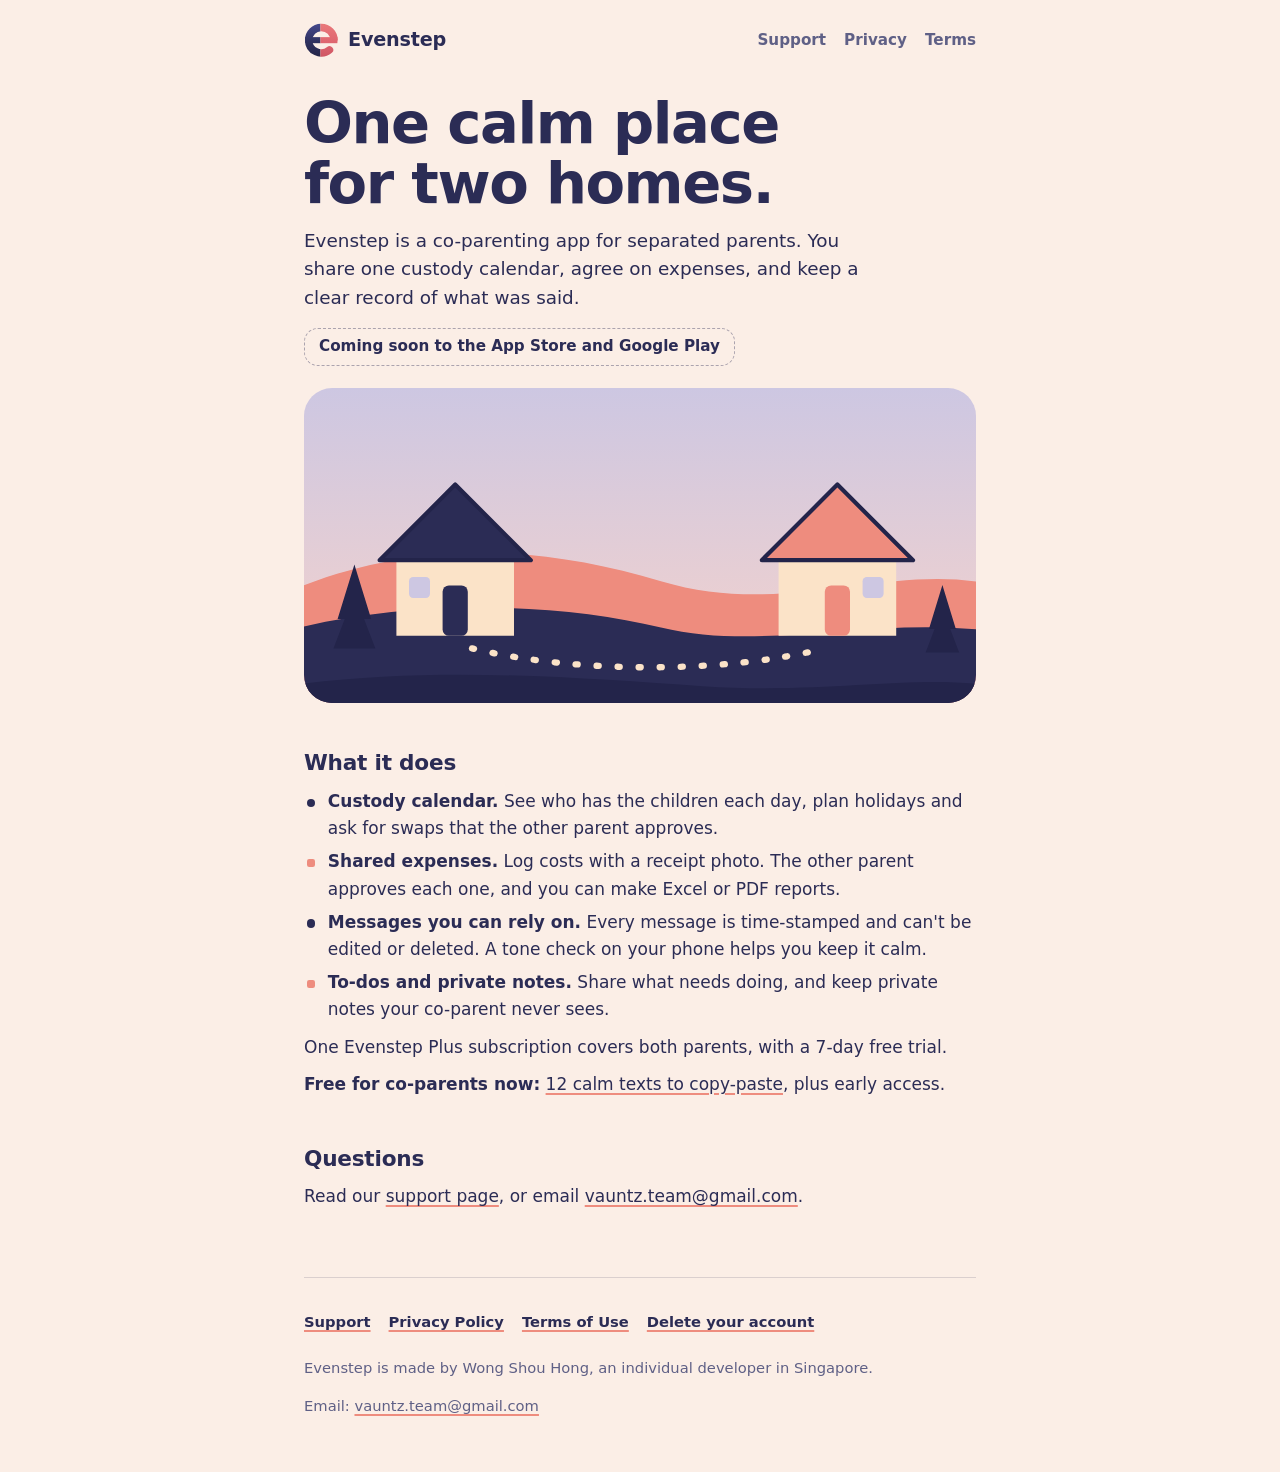
<file: index.html>
<!doctype html>
<html lang="en">
<head>
<meta charset="utf-8">
<meta name="viewport" content="width=device-width,initial-scale=1">
<title>Evenstep – calm co-parenting for two homes</title>
<meta name="description" content="Evenstep is a calm co-parenting app for separated parents: a shared custody calendar, expenses, messages and to-dos.">
<meta name="color-scheme" content="light">
<meta name="theme-color" content="#fbeee6">
<meta name="referrer" content="no-referrer">
<link rel="icon" href="/favicon.svg" type="image/svg+xml">
<link rel="apple-touch-icon" href="/apple-touch-icon.png">
<link rel="stylesheet" href="/assets/style.css">
</head>
<body>
<a class="skip" href="#main">Skip to content</a>
<div class="wrap">
<header class="top">
<a class="brand" href="/" aria-label="Evenstep home"><svg viewBox="170 170 684 684" aria-hidden="true"><defs><clipPath id="ec"><circle cx="512" cy="512" r="330"/></clipPath><clipPath id="eL"><rect x="-300" y="-300" width="793.75" height="1624"/></clipPath><clipPath id="eR"><rect x="493.75" y="-300" width="830.25" height="1624"/></clipPath><linearGradient id="gl" gradientUnits="userSpaceOnUse" x1="0" y1="182" x2="0" y2="842"><stop offset="0" stop-color="#45488c"/><stop offset=".55" stop-color="#2f315f"/><stop offset="1" stop-color="#242549"/></linearGradient><linearGradient id="gr" gradientUnits="userSpaceOnUse" x1="0" y1="182" x2="0" y2="842"><stop offset="0" stop-color="#e9787a"/><stop offset=".55" stop-color="#df6670"/><stop offset="1" stop-color="#cf5664"/></linearGradient></defs><g transform="translate(6.9 3.25)"><g clip-path="url(#eL)"><path d="M257 512A255 255 0 0 0 404.23 743.11A255 255 0 0 0 675.91 707.34" fill="none" stroke="url(#gl)" stroke-width="150" stroke-linecap="round"/><path d="M257 512A255 255 0 0 1 512 257A255 255 0 0 1 767 512" fill="none" stroke="url(#gl)" stroke-width="150"/><rect x="182" y="451" width="660" height="122" fill="url(#gl)" clip-path="url(#ec)"/></g><g clip-path="url(#eR)"><path d="M257 512A255 255 0 0 0 404.23 743.11A255 255 0 0 0 675.91 707.34" fill="none" stroke="url(#gr)" stroke-width="150" stroke-linecap="round"/><path d="M257 512A255 255 0 0 1 512 257A255 255 0 0 1 767 512" fill="none" stroke="url(#gr)" stroke-width="150"/><rect x="182" y="451" width="660" height="122" fill="url(#gr)" clip-path="url(#ec)"/></g></g></svg><span>Evenstep</span></a>
<nav aria-label="Site"><ul class="nav"><li><a href="/support/">Support</a></li><li><a href="/privacy/">Privacy</a></li><li><a href="/terms/">Terms</a></li></ul></nav>
</header>
<main id="main">
<section class="hero">
<h1>One calm place for two homes.</h1>
<p class="lede">Evenstep is a co-parenting app for separated parents. You share one custody calendar, agree on expenses, and keep a clear record of what was said.</p>
<p class="soon">Coming soon to the App Store and Google Play</p>
<svg class="scene" viewBox="0 0 320 150" role="img" aria-label="Two homes, one navy and one coral, joined by a path under the hills">
<path class="m1" d="M-10 98C50 72 110 74 170 92S280 82 330 94V150H-10z"/>
<path class="m2" d="M-10 116C50 100 120 102 170 114S270 108 330 116V150H-10z"/>
<path class="tr" d="M14 124h20L24 98zM16 110h16L24 84z"/>
<path class="tr" d="M296 126h16L304 105zM297.6 114.8h12.8L304 93.8z"/>
<path class="pth" d="M80 124C130 136 200 136 248 124"/>
<path class="wl" d="M44 118V80h56v38z"/><path class="rf rn" d="M36 82L72 46 108 82z"/>
<rect class="rn" x="66" y="94" width="12" height="24" rx="3"/><rect class="wn" x="50" y="90" width="10" height="10" rx="2"/>
<path class="wl" d="M226 118V80h56v38z"/><path class="rf rc" d="M218 82L254 46 290 82z"/>
<rect class="rc" x="248" y="94" width="12" height="24" rx="3"/><rect class="wn" x="266" y="90" width="10" height="10" rx="2"/>
<path class="tr" d="M-10 142C60 132 130 138 190 142S290 136 330 142V150H-10z"/>
</svg>
</section>
<div class="doc">
<h2>What it does</h2>
<ul>
<li><strong>Custody calendar.</strong> See who has the children each day, plan holidays and ask for swaps that the other parent approves.</li>
<li><strong>Shared expenses.</strong> Log costs with a receipt photo. The other parent approves each one, and you can make Excel or PDF reports.</li>
<li><strong>Messages you can rely on.</strong> Every message is time-stamped and can't be edited or deleted. A tone check on your phone helps you keep it calm.</li>
<li><strong>To-dos and private notes.</strong> Share what needs doing, and keep private notes your co-parent never sees.</li>
</ul>
<p>One Evenstep Plus subscription covers both parents, with a 7-day free trial.</p>
<p><strong>Free for co-parents now:</strong> <a href="/calm/">12 calm texts to copy-paste</a>, plus early access.</p>
<h2>Questions</h2>
<p>Read our <a href="/support/">support page</a>, or email <a href="mailto:vauntz.team@gmail.com">vauntz.team@gmail.com</a>.</p>
</div>
</main>
<footer class="foot">
<nav aria-label="Help and policies"><ul><li><a href="/support/">Support</a></li><li><a href="/privacy/">Privacy Policy</a></li><li><a href="/terms/">Terms of Use</a></li><li><a href="/delete-account/">Delete your account</a></li></ul></nav>
<p>Evenstep is made by Wong Shou Hong, an individual developer in Singapore.</p>
<p>Email: <a href="mailto:vauntz.team@gmail.com">vauntz.team@gmail.com</a></p>
</footer>
</div>
</body>
</html>
</file>
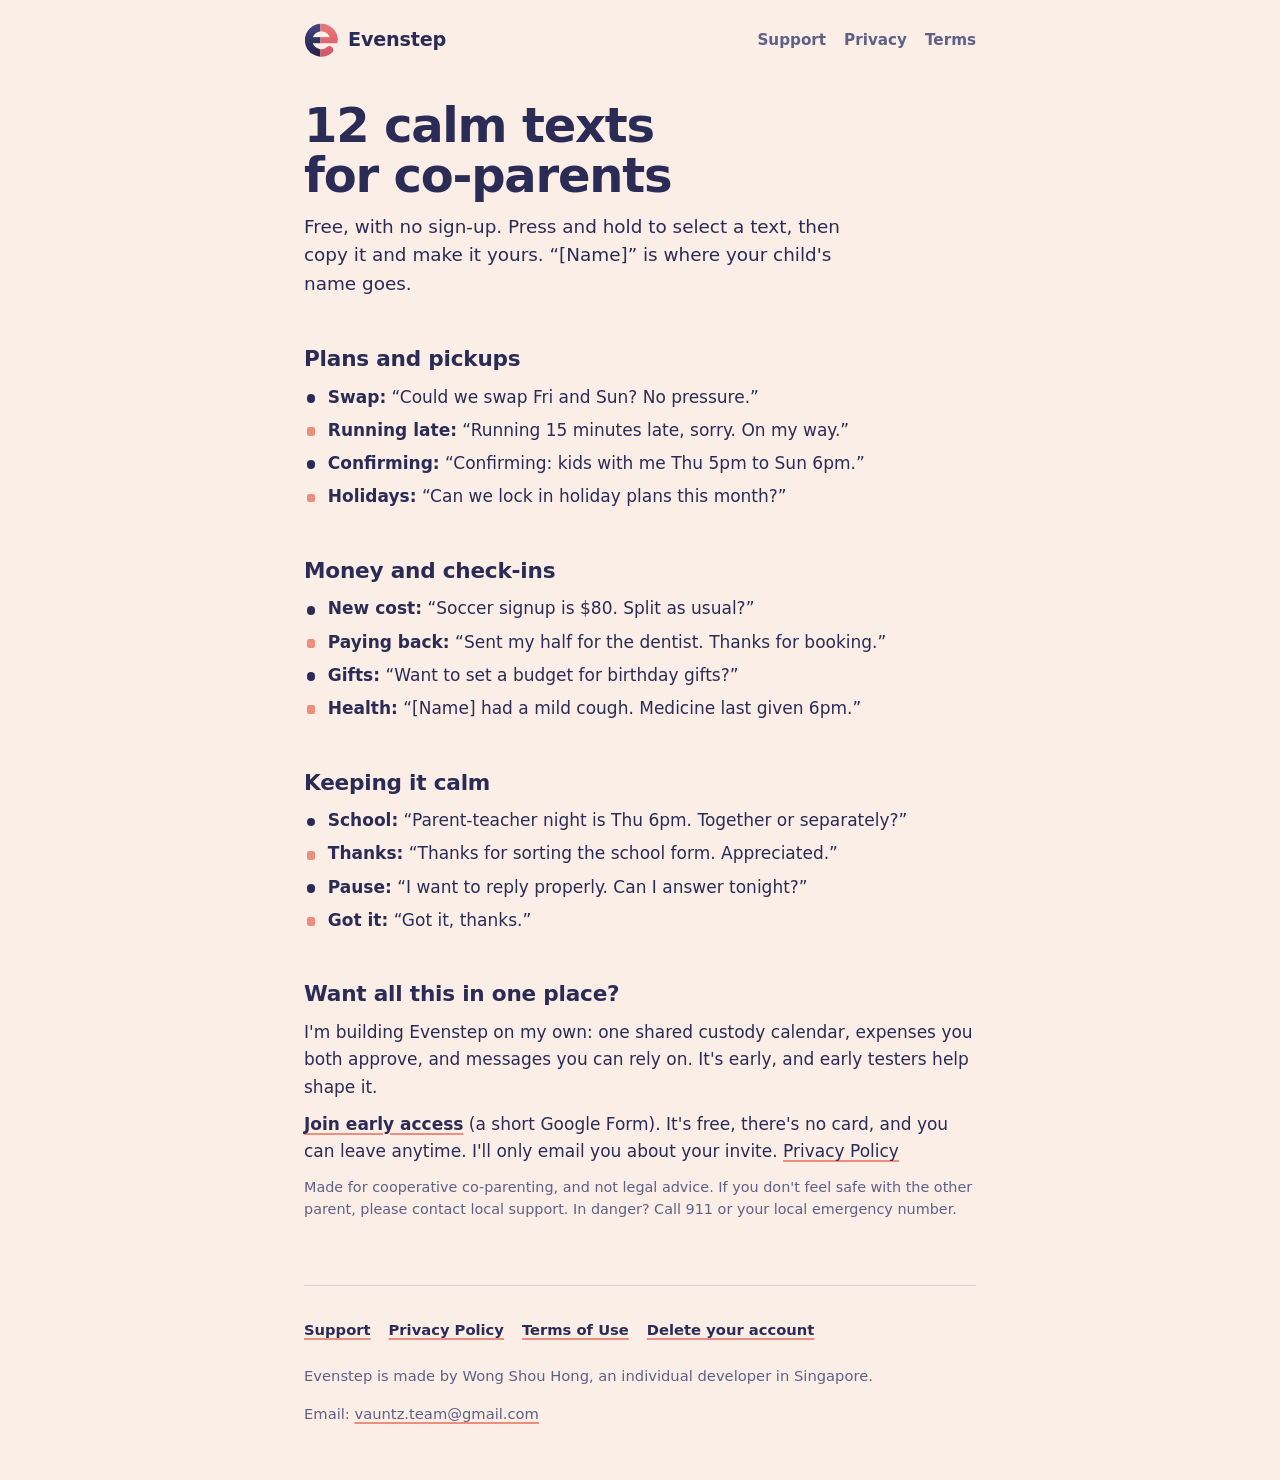
<file: calm/index.html>
<!doctype html>
<html lang="en">
<head>
<meta charset="utf-8">
<meta name="viewport" content="width=device-width,initial-scale=1">
<title>12 calm texts for co-parents – Evenstep</title>
<meta name="description" content="Free: 12 short, friendly texts co-parents can copy for pickups, swaps, costs and check-ins.">
<meta name="color-scheme" content="light">
<meta name="theme-color" content="#fbeee6">
<meta name="referrer" content="no-referrer">
<link rel="icon" href="/favicon.svg" type="image/svg+xml">
<link rel="apple-touch-icon" href="/apple-touch-icon.png">
<link rel="stylesheet" href="/assets/style.css">
</head>
<body>
<a class="skip" href="#main">Skip to content</a>
<div class="wrap">
<header class="top">
<a class="brand" href="/" aria-label="Evenstep home"><svg viewBox="170 170 684 684" aria-hidden="true"><defs><clipPath id="ec"><circle cx="512" cy="512" r="330"/></clipPath><clipPath id="eL"><rect x="-300" y="-300" width="793.75" height="1624"/></clipPath><clipPath id="eR"><rect x="493.75" y="-300" width="830.25" height="1624"/></clipPath><linearGradient id="gl" gradientUnits="userSpaceOnUse" x1="0" y1="182" x2="0" y2="842"><stop offset="0" stop-color="#45488c"/><stop offset=".55" stop-color="#2f315f"/><stop offset="1" stop-color="#242549"/></linearGradient><linearGradient id="gr" gradientUnits="userSpaceOnUse" x1="0" y1="182" x2="0" y2="842"><stop offset="0" stop-color="#e9787a"/><stop offset=".55" stop-color="#df6670"/><stop offset="1" stop-color="#cf5664"/></linearGradient></defs><g transform="translate(6.9 3.25)"><g clip-path="url(#eL)"><path d="M257 512A255 255 0 0 0 404.23 743.11A255 255 0 0 0 675.91 707.34" fill="none" stroke="url(#gl)" stroke-width="150" stroke-linecap="round"/><path d="M257 512A255 255 0 0 1 512 257A255 255 0 0 1 767 512" fill="none" stroke="url(#gl)" stroke-width="150"/><rect x="182" y="451" width="660" height="122" fill="url(#gl)" clip-path="url(#ec)"/></g><g clip-path="url(#eR)"><path d="M257 512A255 255 0 0 0 404.23 743.11A255 255 0 0 0 675.91 707.34" fill="none" stroke="url(#gr)" stroke-width="150" stroke-linecap="round"/><path d="M257 512A255 255 0 0 1 512 257A255 255 0 0 1 767 512" fill="none" stroke="url(#gr)" stroke-width="150"/><rect x="182" y="451" width="660" height="122" fill="url(#gr)" clip-path="url(#ec)"/></g></g></svg><span>Evenstep</span></a>
<nav aria-label="Site"><ul class="nav"><li><a href="/support/">Support</a></li><li><a href="/privacy/">Privacy</a></li><li><a href="/terms/">Terms</a></li></ul></nav>
</header>
<main id="main">
<h1>12 calm texts for co-parents</h1>
<p class="lede">Free, with no sign-up. Press and hold to select a text, then copy it and make it yours. “[Name]” is where your child's name goes.</p>
<div class="doc">
<h2>Plans and pickups</h2><ul><li><strong>Swap:</strong> “Could we swap Fri and Sun? No pressure.”</li><li><strong>Running late:</strong> “Running 15 minutes late, sorry. On my way.”</li><li><strong>Confirming:</strong> “Confirming: kids with me Thu 5pm to Sun 6pm.”</li><li><strong>Holidays:</strong> “Can we lock in holiday plans this month?”</li></ul><h2>Money and check-ins</h2><ul><li><strong>New cost:</strong> “Soccer signup is $80. Split as usual?”</li><li><strong>Paying back:</strong> “Sent my half for the dentist. Thanks for booking.”</li><li><strong>Gifts:</strong> “Want to set a budget for birthday gifts?”</li><li><strong>Health:</strong> “[Name] had a mild cough. Medicine last given 6pm.”</li></ul><h2>Keeping it calm</h2><ul><li><strong>School:</strong> “Parent-teacher night is Thu 6pm. Together or separately?”</li><li><strong>Thanks:</strong> “Thanks for sorting the school form. Appreciated.”</li><li><strong>Pause:</strong> “I want to reply properly. Can I answer tonight?”</li><li><strong>Got it:</strong> “Got it, thanks.”</li></ul>
<h2>Want all this in one place?</h2>
<p>I'm building Evenstep on my own: one shared custody calendar, expenses you both approve, and messages you can rely on. It's early, and early testers help shape it.</p>
<p><a href="https://forms.gle/FTUVDpLibvoAQpgg6"><strong>Join early access</strong></a> (a short Google Form). It's free, there's no card, and you can leave anytime. I'll only email you about your invite. <a href='/privacy/'>Privacy Policy</a></p>
<p class="meta">Made for cooperative co-parenting, and not legal advice. If you don't feel safe with the other parent, please contact local support. In danger? Call 911 or your local emergency number.</p>
</div>
</main>
<footer class="foot">
<nav aria-label="Help and policies"><ul><li><a href="/support/">Support</a></li><li><a href="/privacy/">Privacy Policy</a></li><li><a href="/terms/">Terms of Use</a></li><li><a href="/delete-account/">Delete your account</a></li></ul></nav>
<p>Evenstep is made by Wong Shou Hong, an individual developer in Singapore.</p>
<p>Email: <a href="mailto:vauntz.team@gmail.com">vauntz.team@gmail.com</a></p>
</footer>
</div>
</body>
</html>
</file>
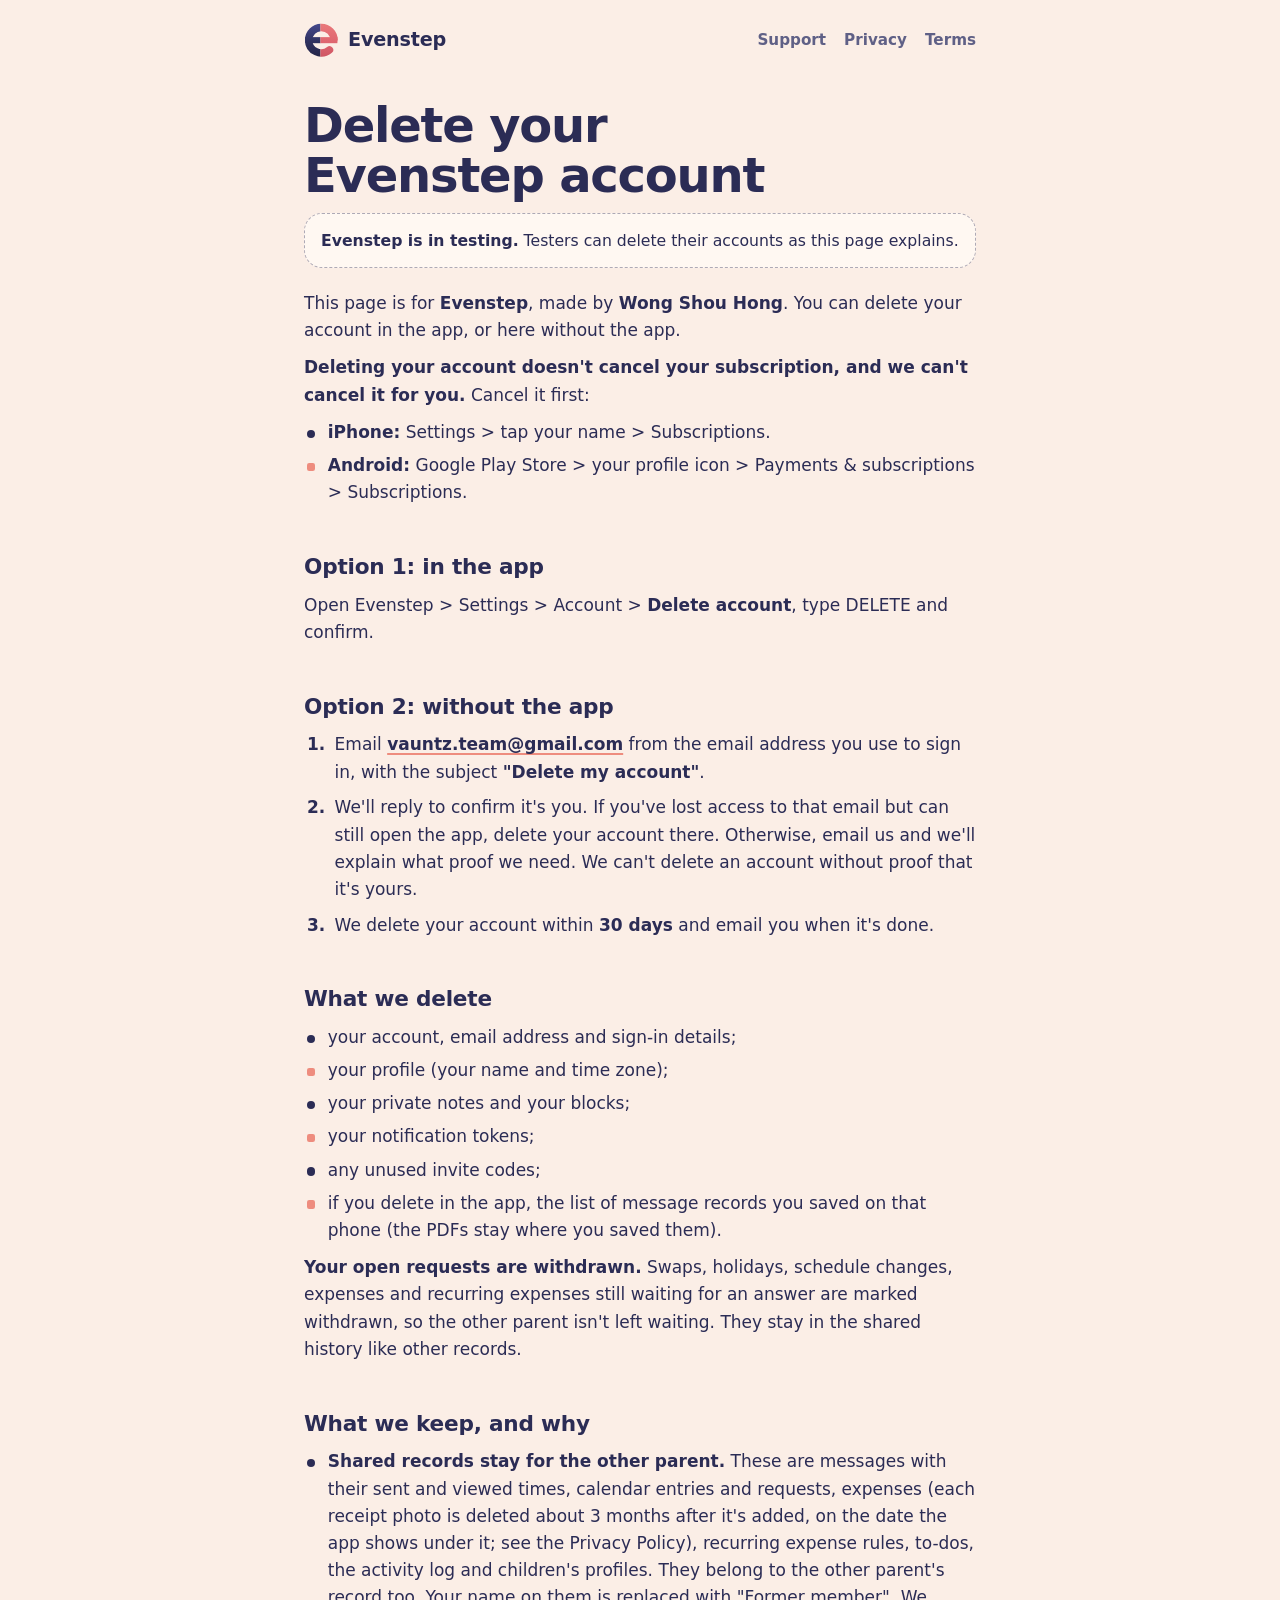
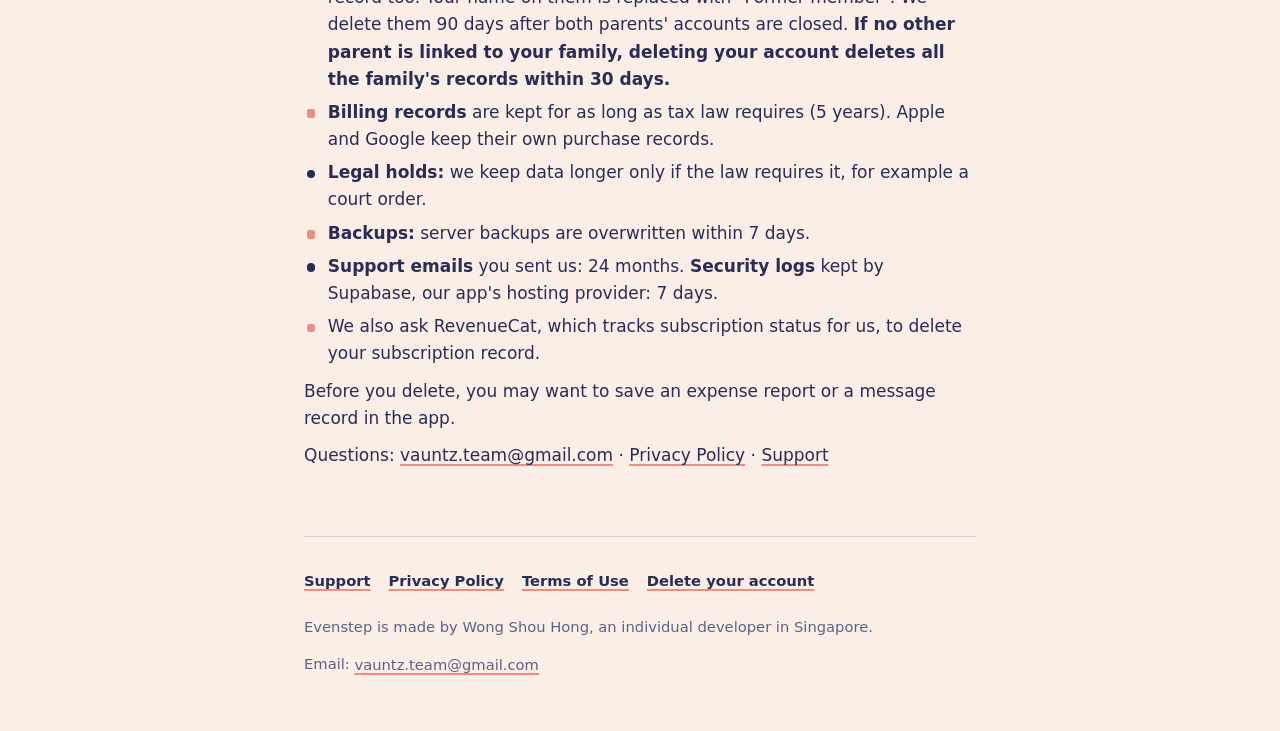
<file: delete-account/index.html>
<!doctype html>
<html lang="en">
<head>
<meta charset="utf-8">
<meta name="viewport" content="width=device-width,initial-scale=1">
<title>Delete your account – Evenstep</title>
<meta name="description" content="How to delete your Evenstep account, with or without the app, and what is deleted or kept.">
<meta name="color-scheme" content="light">
<meta name="theme-color" content="#fbeee6">
<meta name="referrer" content="no-referrer">
<link rel="icon" href="/favicon.svg" type="image/svg+xml">
<link rel="apple-touch-icon" href="/apple-touch-icon.png">
<link rel="stylesheet" href="/assets/style.css">
</head>
<body>
<a class="skip" href="#main">Skip to content</a>
<div class="wrap">
<header class="top">
<a class="brand" href="/" aria-label="Evenstep home"><svg viewBox="170 170 684 684" aria-hidden="true"><defs><clipPath id="ec"><circle cx="512" cy="512" r="330"/></clipPath><clipPath id="eL"><rect x="-300" y="-300" width="793.75" height="1624"/></clipPath><clipPath id="eR"><rect x="493.75" y="-300" width="830.25" height="1624"/></clipPath><linearGradient id="gl" gradientUnits="userSpaceOnUse" x1="0" y1="182" x2="0" y2="842"><stop offset="0" stop-color="#45488c"/><stop offset=".55" stop-color="#2f315f"/><stop offset="1" stop-color="#242549"/></linearGradient><linearGradient id="gr" gradientUnits="userSpaceOnUse" x1="0" y1="182" x2="0" y2="842"><stop offset="0" stop-color="#e9787a"/><stop offset=".55" stop-color="#df6670"/><stop offset="1" stop-color="#cf5664"/></linearGradient></defs><g transform="translate(6.9 3.25)"><g clip-path="url(#eL)"><path d="M257 512A255 255 0 0 0 404.23 743.11A255 255 0 0 0 675.91 707.34" fill="none" stroke="url(#gl)" stroke-width="150" stroke-linecap="round"/><path d="M257 512A255 255 0 0 1 512 257A255 255 0 0 1 767 512" fill="none" stroke="url(#gl)" stroke-width="150"/><rect x="182" y="451" width="660" height="122" fill="url(#gl)" clip-path="url(#ec)"/></g><g clip-path="url(#eR)"><path d="M257 512A255 255 0 0 0 404.23 743.11A255 255 0 0 0 675.91 707.34" fill="none" stroke="url(#gr)" stroke-width="150" stroke-linecap="round"/><path d="M257 512A255 255 0 0 1 512 257A255 255 0 0 1 767 512" fill="none" stroke="url(#gr)" stroke-width="150"/><rect x="182" y="451" width="660" height="122" fill="url(#gr)" clip-path="url(#ec)"/></g></g></svg><span>Evenstep</span></a>
<nav aria-label="Site"><ul class="nav"><li><a href="/support/">Support</a></li><li><a href="/privacy/">Privacy</a></li><li><a href="/terms/">Terms</a></li></ul></nav>
</header>
<main id="main">
<h1>Delete your Evenstep account</h1>
<div class="notice" role="note"><p><strong>Evenstep is in testing.</strong> Testers can delete their accounts as this page explains.</p></div>
<div class="doc"><p>This page is for <strong>Evenstep</strong>, made by <strong>Wong Shou Hong</strong>. You can delete your account in the app, or here without the app.</p>
<p><strong>Deleting your account doesn't cancel your subscription, and we can't cancel it for you.</strong> Cancel it first:</p>
<ul>
<li><strong>iPhone:</strong> Settings &gt; tap your name &gt; Subscriptions.</li>
<li><strong>Android:</strong> Google Play Store &gt; your profile icon &gt; Payments &amp; subscriptions &gt; Subscriptions.</li>
</ul>
<h2 id="option-1-in-the-app">Option 1: in the app</h2>
<p>Open Evenstep &gt; Settings &gt; Account &gt; <strong>Delete account</strong>, type DELETE and confirm.</p>
<h2 id="option-2-without-the-app">Option 2: without the app</h2>
<ol>
<li>Email <strong><a href="mailto:vauntz.team@gmail.com?subject=Delete%20my%20account">vauntz.team@gmail.com</a></strong> from the email address you use to sign in, with the subject <strong>"Delete my account"</strong>.</li>
<li>We'll reply to confirm it's you. If you've lost access to that email but can still open the app, delete your account there. Otherwise, email us and we'll explain what proof we need. We can't delete an account without proof that it's yours.</li>
<li>We delete your account within <strong>30 days</strong> and email you when it's done.</li>
</ol>
<h2 id="what-we-delete">What we delete</h2>
<ul>
<li>your account, email address and sign-in details;</li>
<li>your profile (your name and time zone);</li>
<li>your private notes and your blocks;</li>
<li>your notification tokens;</li>
<li>any unused invite codes;</li>
<li>if you delete in the app, the list of message records you saved on that phone (the PDFs stay where you saved them).</li>
</ul>
<p><strong>Your open requests are withdrawn.</strong> Swaps, holidays, schedule changes, expenses and recurring expenses still waiting for an answer are marked withdrawn, so the other parent isn't left waiting. They stay in the shared history like other records.</p>
<h2 id="what-we-keep-and-why">What we keep, and why</h2>
<ul>
<li><strong>Shared records stay for the other parent.</strong> These are messages with their sent and viewed times, calendar entries and requests, expenses (each receipt photo is deleted about 3 months after it's added, on the date the app shows under it; see the Privacy Policy), recurring expense rules, to-dos, the activity log and children's profiles. They belong to the other parent's record too. Your name on them is replaced with "Former member". We delete them 90 days after both parents' accounts are closed. <strong>If no other parent is linked to your family, deleting your account deletes all the family's records within 30 days.</strong></li>
<li><strong>Billing records</strong> are kept for as long as tax law requires (5 years). Apple and Google keep their own purchase records.</li>
<li><strong>Legal holds:</strong> we keep data longer only if the law requires it, for example a court order.</li>
<li><strong>Backups:</strong> server backups are overwritten within 7 days.</li>
<li><strong>Support emails</strong> you sent us: 24 months. <strong>Security logs</strong> kept by Supabase, our app's hosting provider: 7 days.</li>
<li>We also ask RevenueCat, which tracks subscription status for us, to delete your subscription record.</li>
</ul>
<p>Before you delete, you may want to save an expense report or a message record in the app.</p>
<p>Questions: <a href="mailto:vauntz.team@gmail.com">vauntz.team@gmail.com</a> · <a href="/privacy/">Privacy Policy</a> · <a href="/support/">Support</a></p></div>
</main>
<footer class="foot">
<nav aria-label="Help and policies"><ul><li><a href="/support/">Support</a></li><li><a href="/privacy/">Privacy Policy</a></li><li><a href="/terms/">Terms of Use</a></li><li><a href="/delete-account/">Delete your account</a></li></ul></nav>
<p>Evenstep is made by Wong Shou Hong, an individual developer in Singapore.</p>
<p>Email: <a href="mailto:vauntz.team@gmail.com">vauntz.team@gmail.com</a></p>
</footer>
</div>
</body>
</html>
</file>
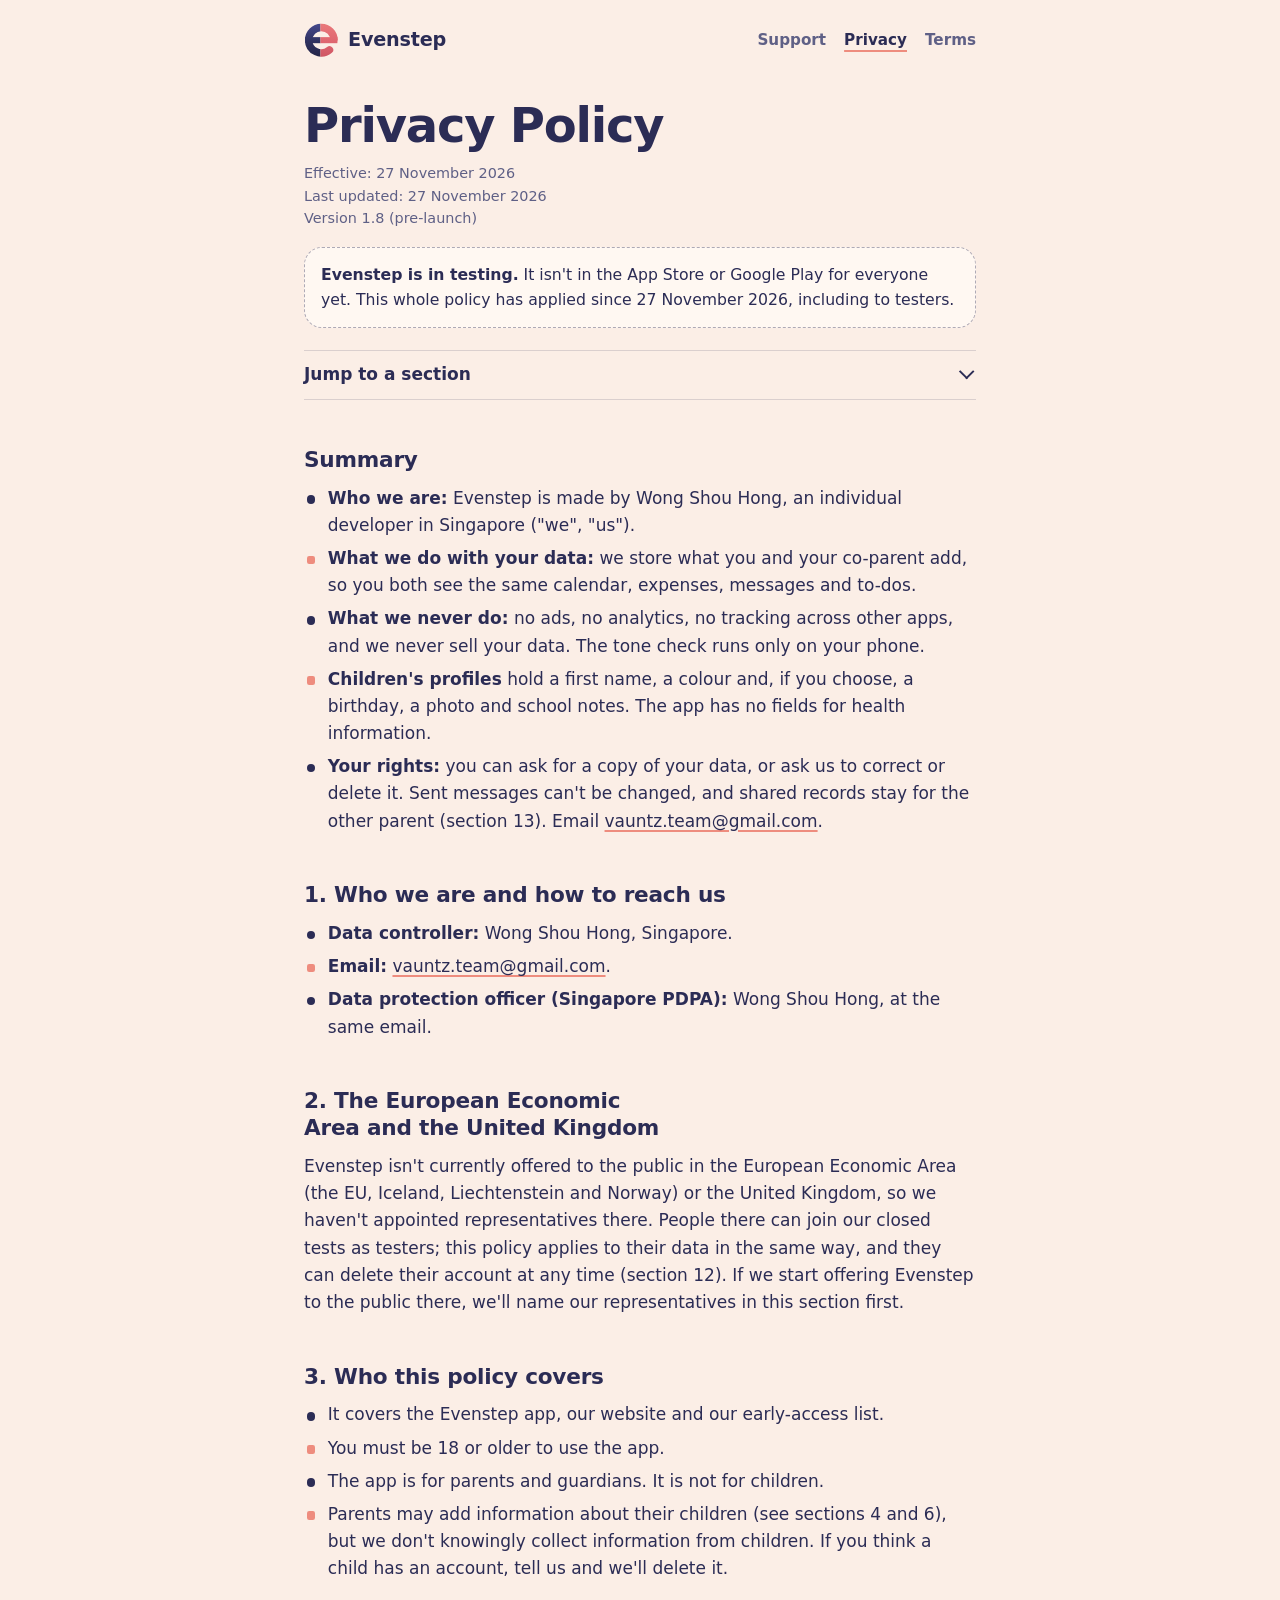
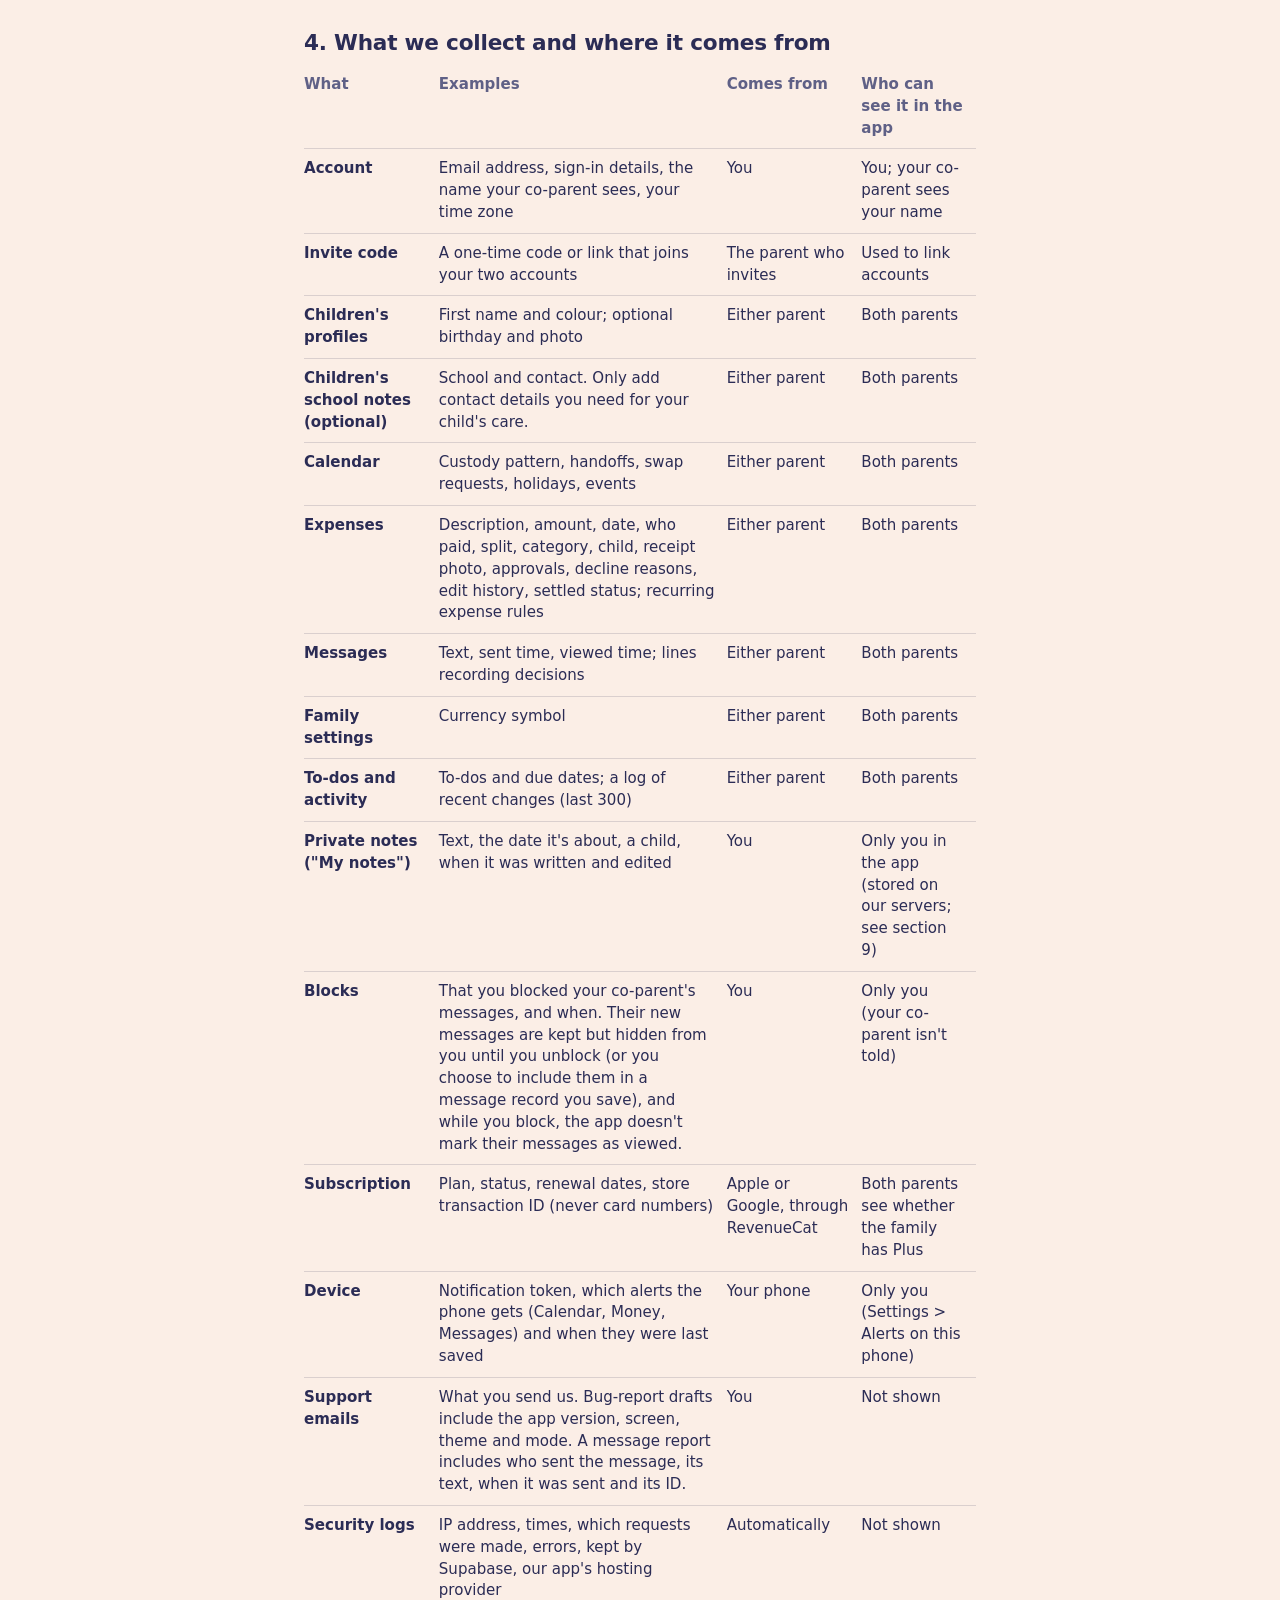
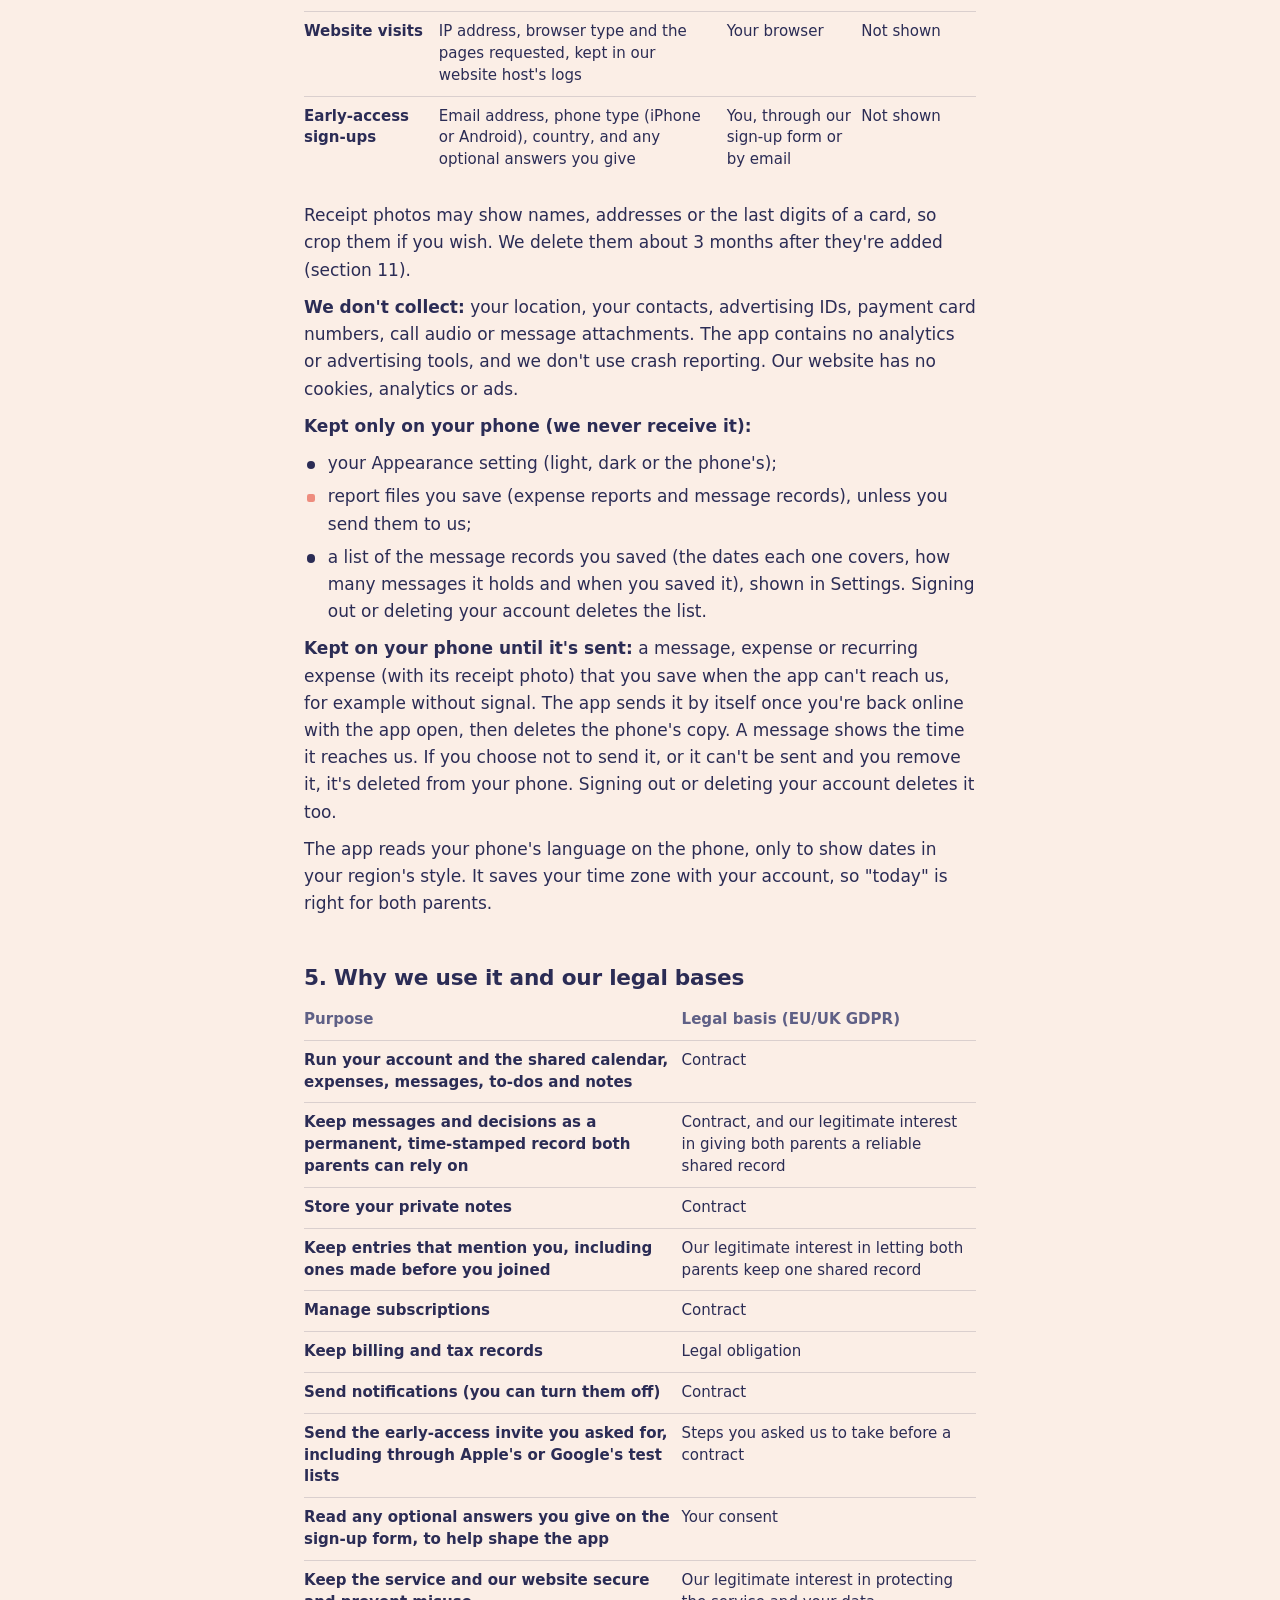
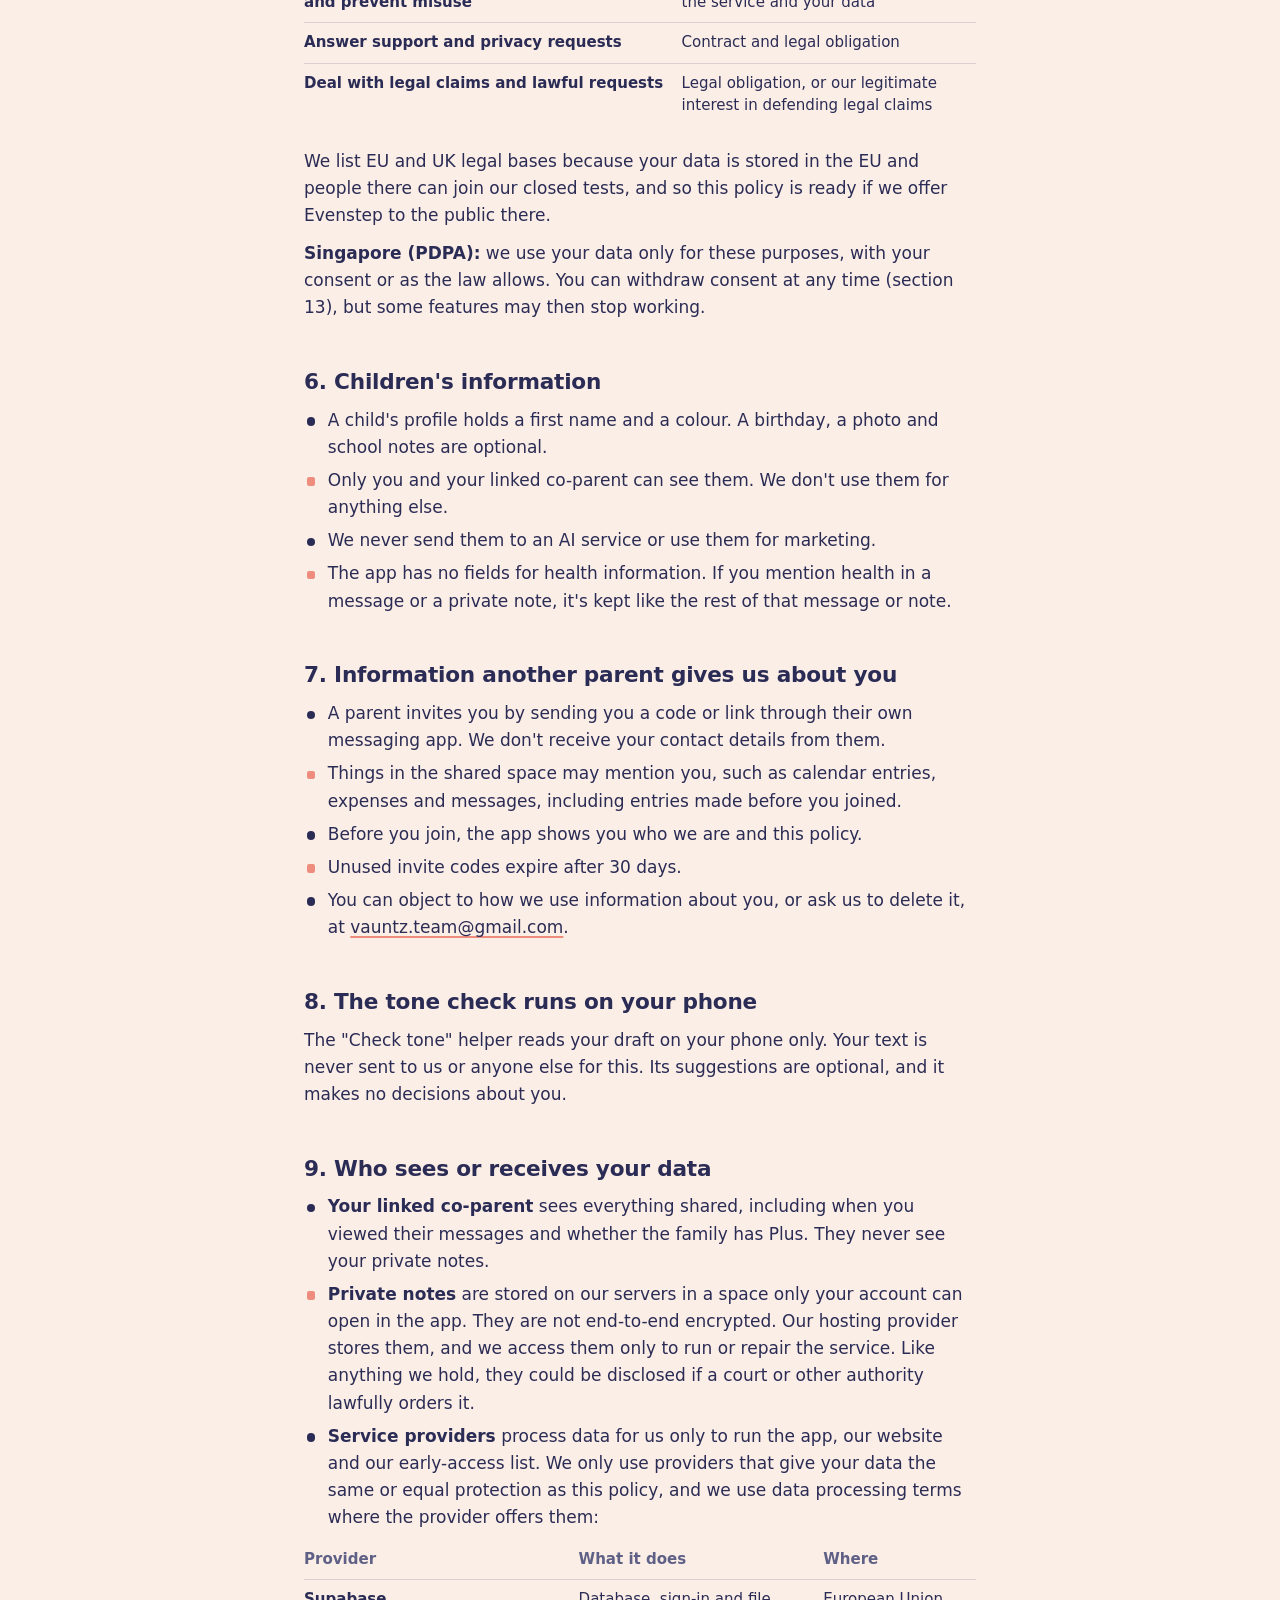
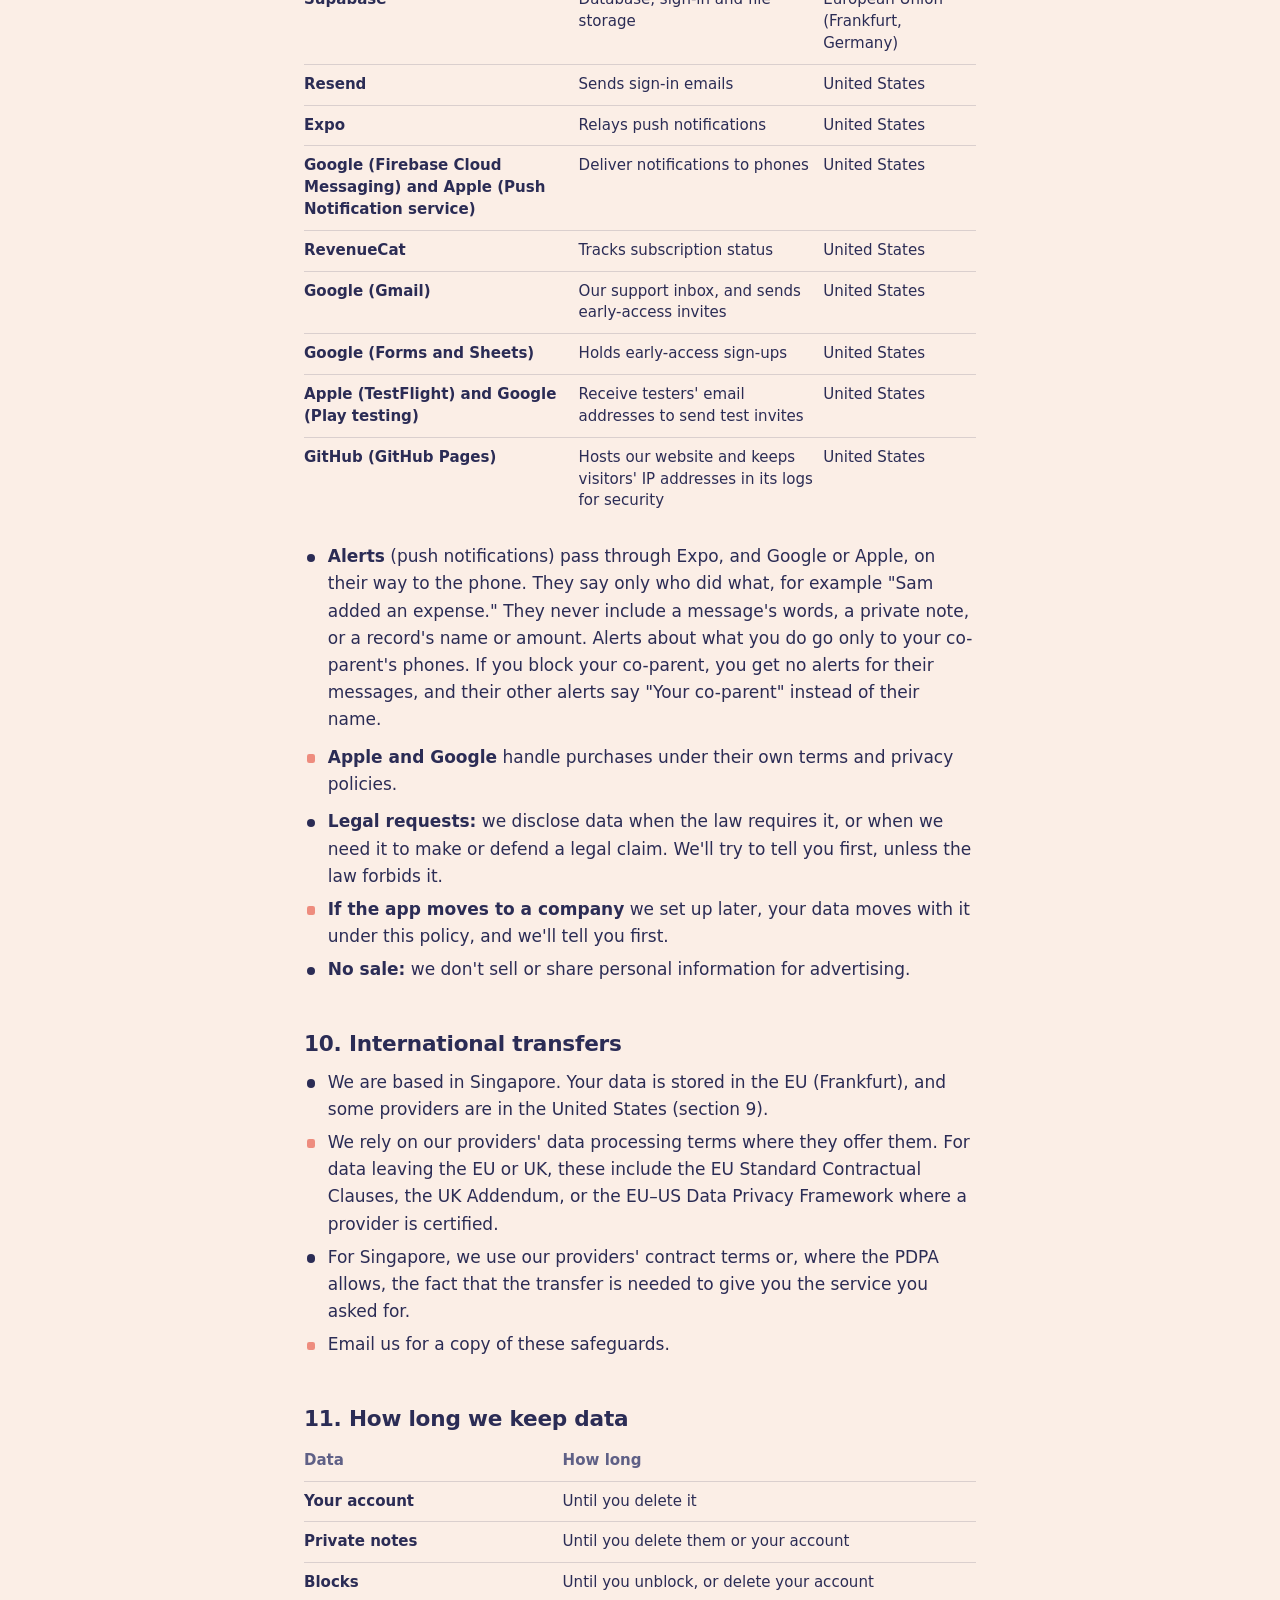
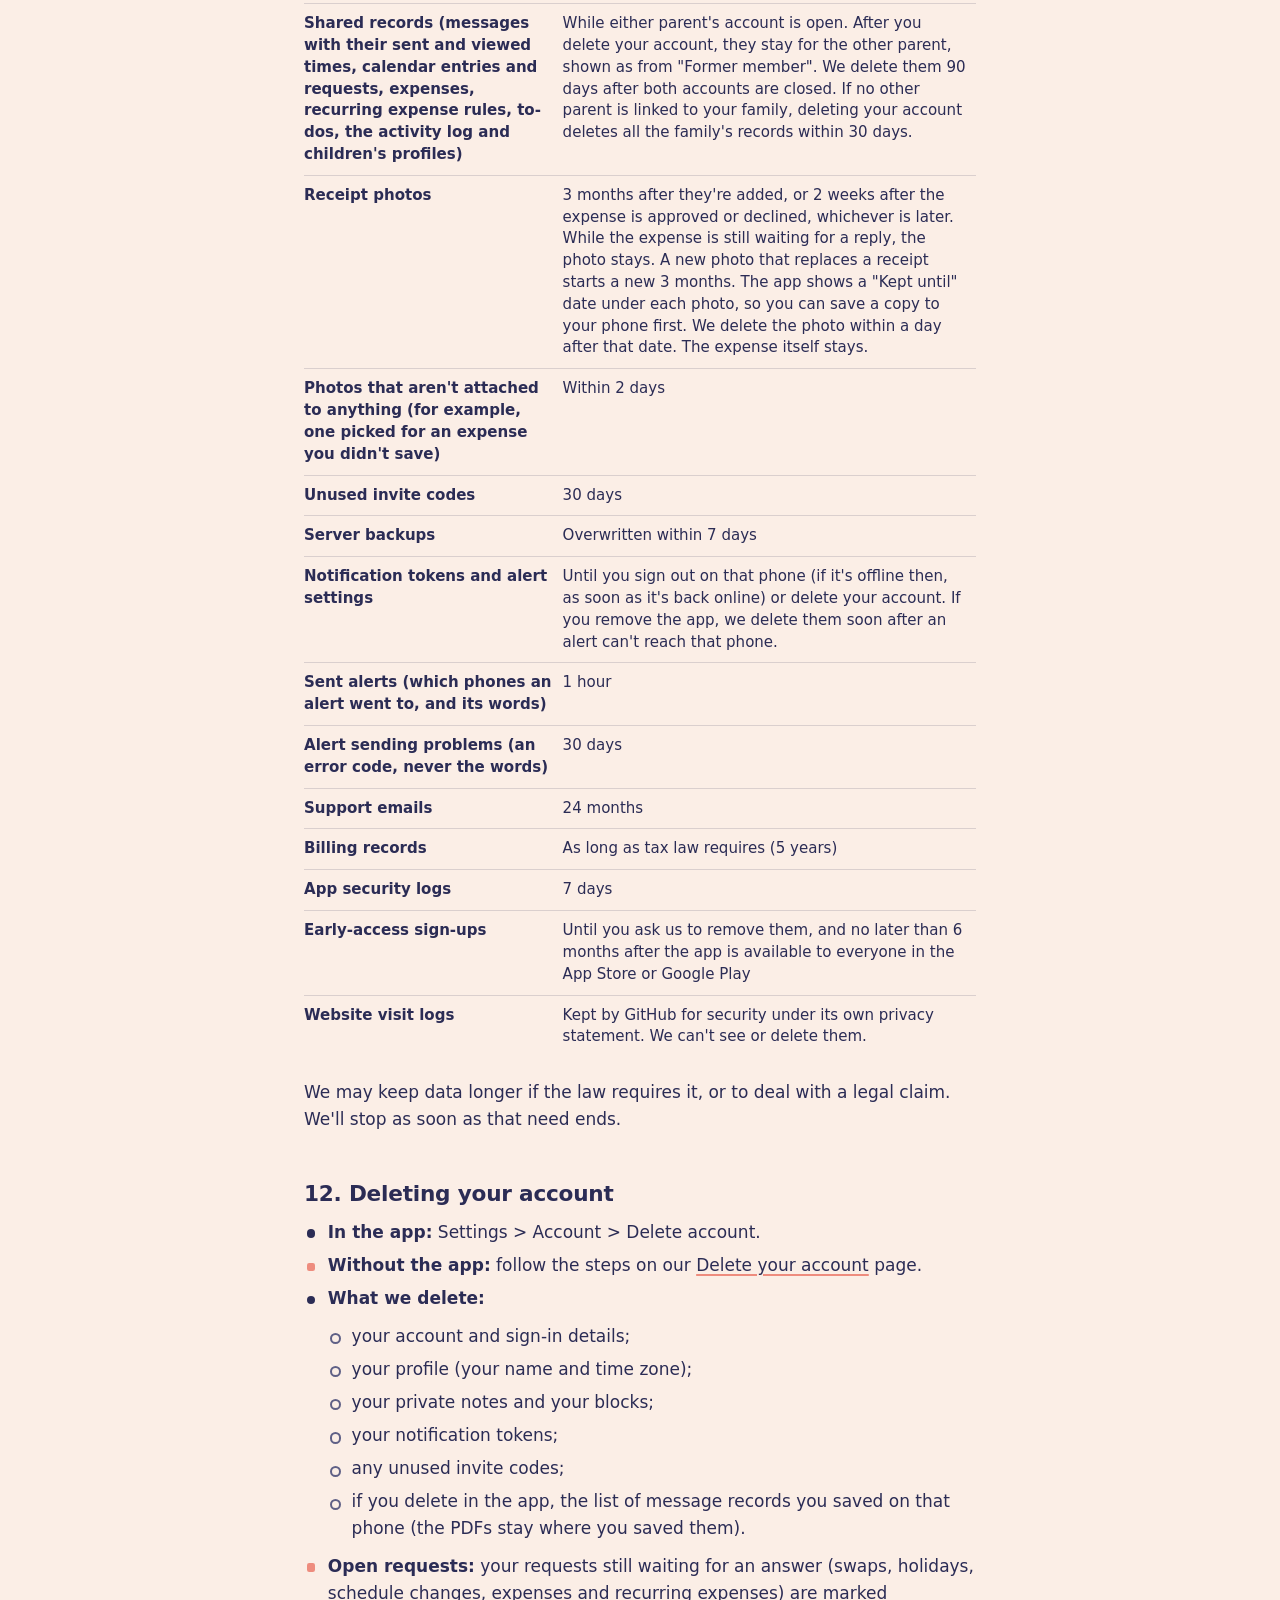
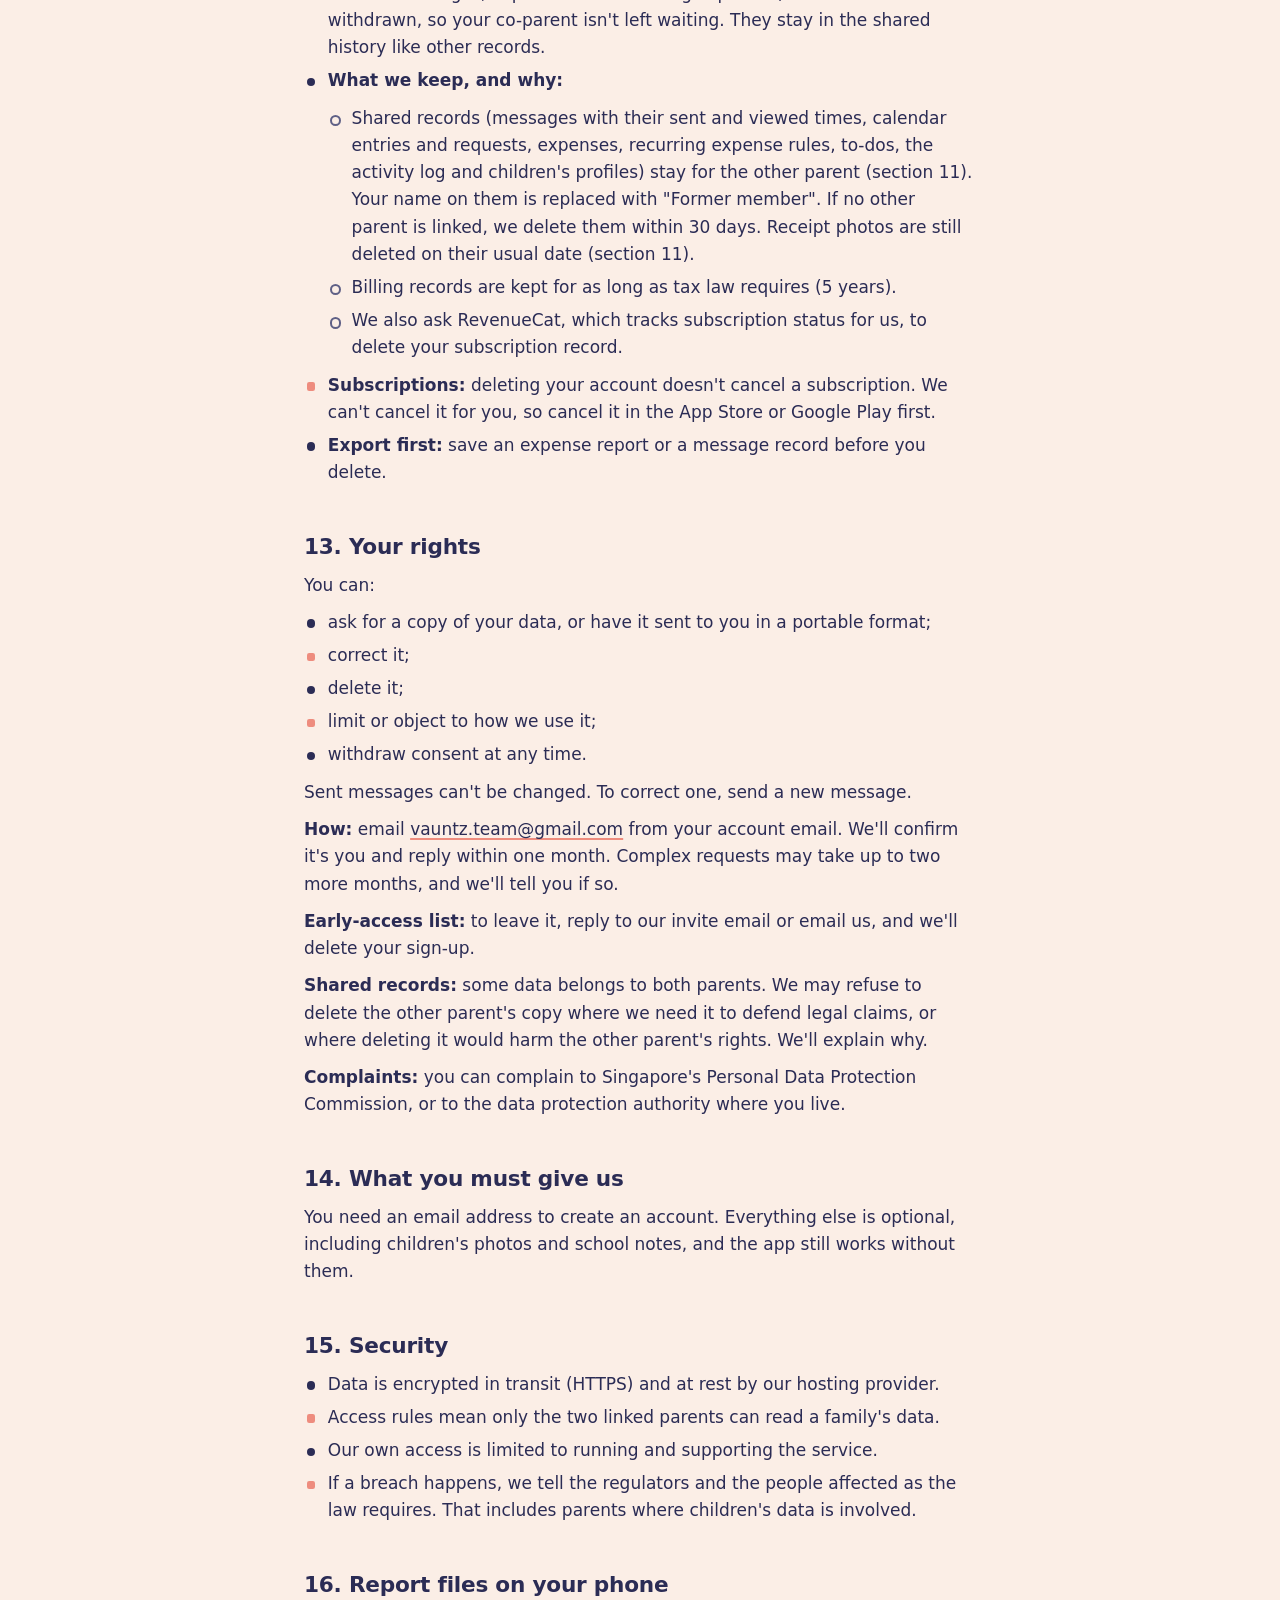
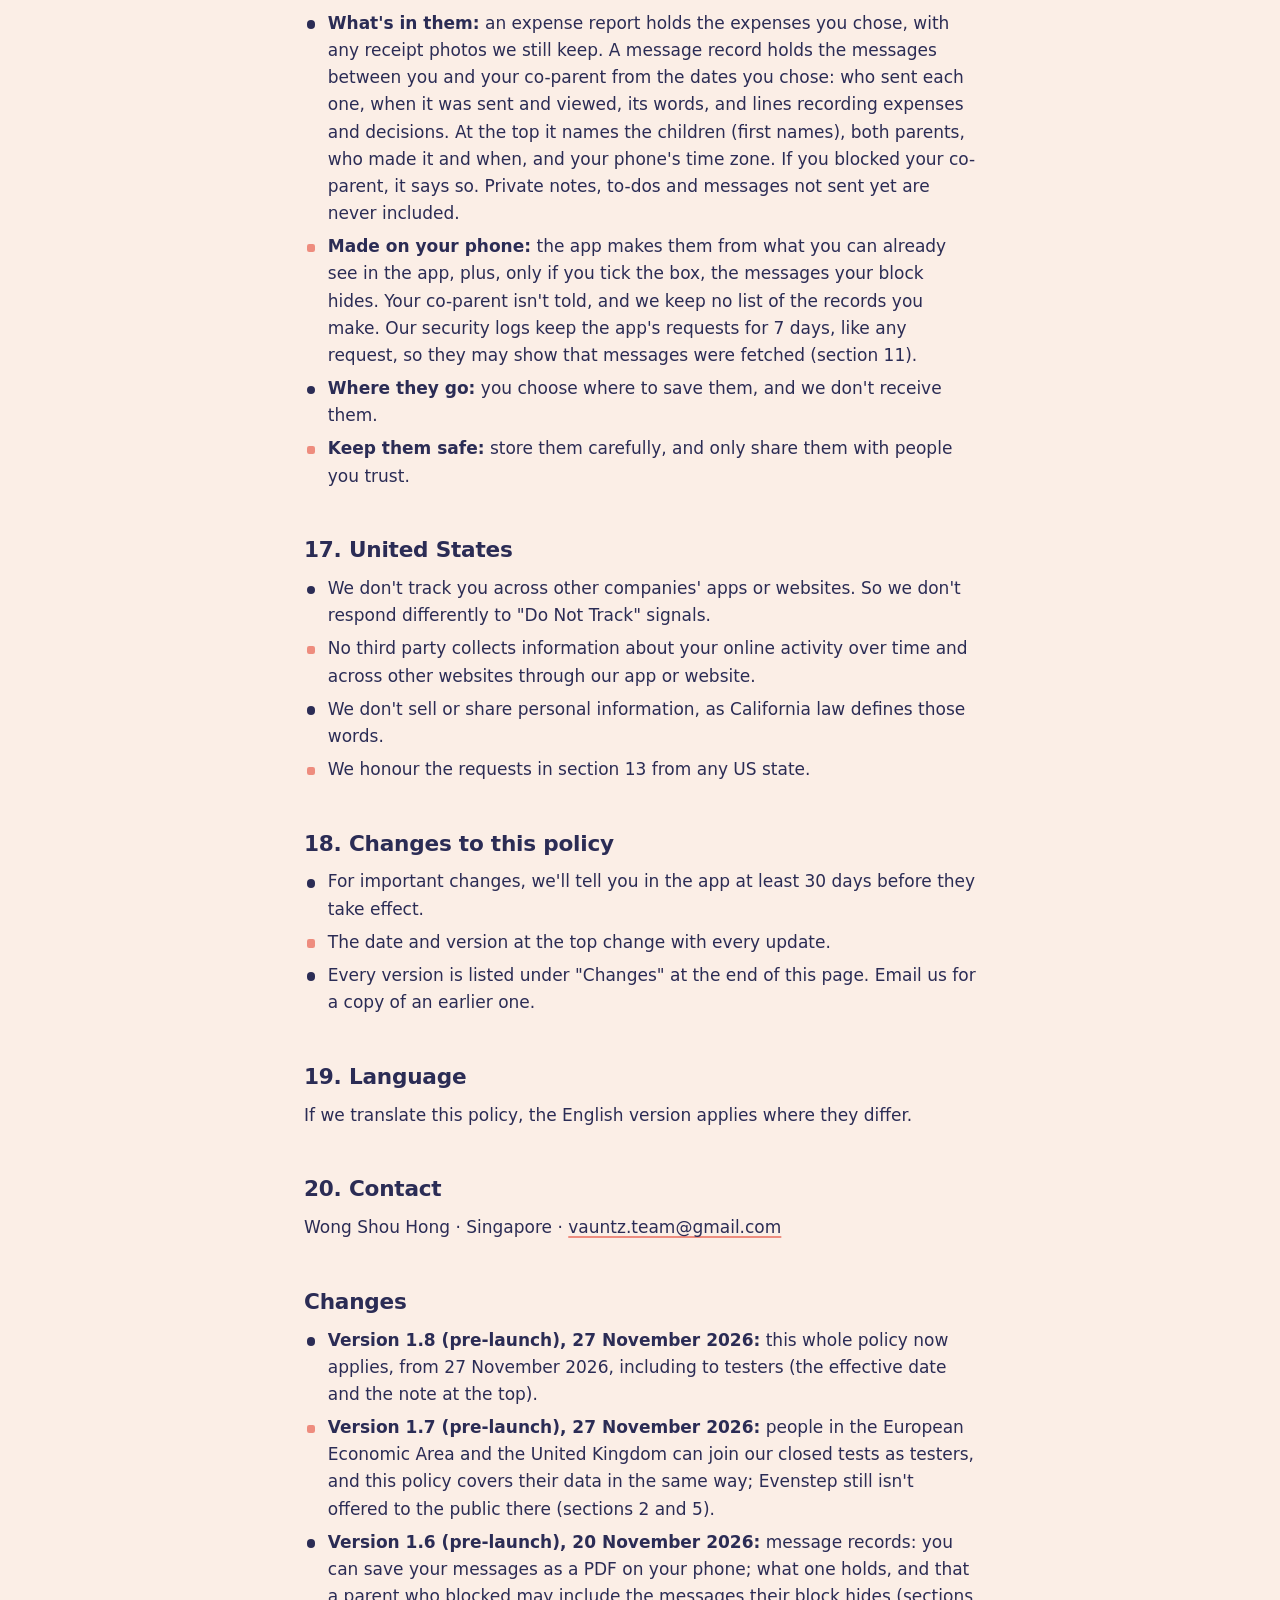
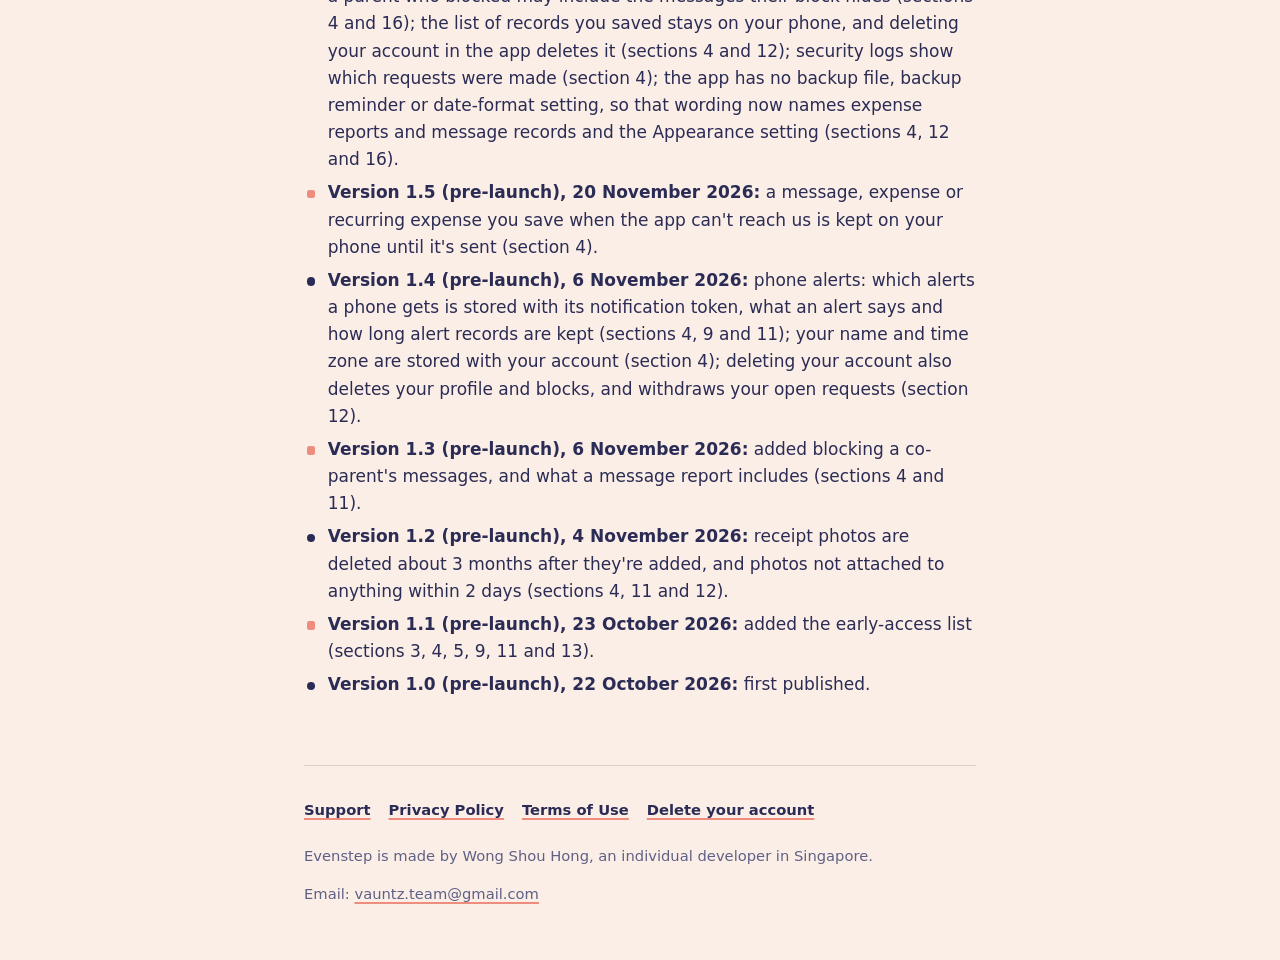
<file: privacy/index.html>
<!doctype html>
<html lang="en">
<head>
<meta charset="utf-8">
<meta name="viewport" content="width=device-width,initial-scale=1">
<title>Privacy Policy – Evenstep</title>
<meta name="description" content="How Evenstep, the co-parenting app, collects, uses and protects your data.">
<meta name="color-scheme" content="light">
<meta name="theme-color" content="#fbeee6">
<meta name="referrer" content="no-referrer">
<link rel="icon" href="/favicon.svg" type="image/svg+xml">
<link rel="apple-touch-icon" href="/apple-touch-icon.png">
<link rel="stylesheet" href="/assets/style.css">
</head>
<body>
<a class="skip" href="#main">Skip to content</a>
<div class="wrap">
<header class="top">
<a class="brand" href="/" aria-label="Evenstep home"><svg viewBox="170 170 684 684" aria-hidden="true"><defs><clipPath id="ec"><circle cx="512" cy="512" r="330"/></clipPath><clipPath id="eL"><rect x="-300" y="-300" width="793.75" height="1624"/></clipPath><clipPath id="eR"><rect x="493.75" y="-300" width="830.25" height="1624"/></clipPath><linearGradient id="gl" gradientUnits="userSpaceOnUse" x1="0" y1="182" x2="0" y2="842"><stop offset="0" stop-color="#45488c"/><stop offset=".55" stop-color="#2f315f"/><stop offset="1" stop-color="#242549"/></linearGradient><linearGradient id="gr" gradientUnits="userSpaceOnUse" x1="0" y1="182" x2="0" y2="842"><stop offset="0" stop-color="#e9787a"/><stop offset=".55" stop-color="#df6670"/><stop offset="1" stop-color="#cf5664"/></linearGradient></defs><g transform="translate(6.9 3.25)"><g clip-path="url(#eL)"><path d="M257 512A255 255 0 0 0 404.23 743.11A255 255 0 0 0 675.91 707.34" fill="none" stroke="url(#gl)" stroke-width="150" stroke-linecap="round"/><path d="M257 512A255 255 0 0 1 512 257A255 255 0 0 1 767 512" fill="none" stroke="url(#gl)" stroke-width="150"/><rect x="182" y="451" width="660" height="122" fill="url(#gl)" clip-path="url(#ec)"/></g><g clip-path="url(#eR)"><path d="M257 512A255 255 0 0 0 404.23 743.11A255 255 0 0 0 675.91 707.34" fill="none" stroke="url(#gr)" stroke-width="150" stroke-linecap="round"/><path d="M257 512A255 255 0 0 1 512 257A255 255 0 0 1 767 512" fill="none" stroke="url(#gr)" stroke-width="150"/><rect x="182" y="451" width="660" height="122" fill="url(#gr)" clip-path="url(#ec)"/></g></g></svg><span>Evenstep</span></a>
<nav aria-label="Site"><ul class="nav"><li><a href="/support/">Support</a></li><li><a href="/privacy/" aria-current=page>Privacy</a></li><li><a href="/terms/">Terms</a></li></ul></nav>
</header>
<main id="main">
<h1>Privacy Policy</h1>
<p class="meta">Effective: 27 November 2026<br>Last updated: 27 November 2026<br>Version 1.8 (pre-launch)</p>
<div class="notice" role="note"><p><strong>Evenstep is in testing.</strong> It isn't in the App Store or Google Play for everyone yet. This whole policy has applied since 27 November 2026, including to testers.</p></div>
<details class="toc"><summary>Jump to a section</summary><ul><li><a href="#summary">Summary</a></li><li><a href="#1-who-we-are-and-how-to-reach-us">1. Who we are and how to reach us</a></li><li><a href="#2-the-european-economic-area-and-the-united-kingdom">2. The European Economic Area and the United Kingdom</a></li><li><a href="#3-who-this-policy-covers">3. Who this policy covers</a></li><li><a href="#4-what-we-collect-and-where-it-comes-from">4. What we collect and where it comes from</a></li><li><a href="#5-why-we-use-it-and-our-legal-bases">5. Why we use it and our legal bases</a></li><li><a href="#6-childrens-information">6. Children&#x27;s information</a></li><li><a href="#7-information-another-parent-gives-us-about-you">7. Information another parent gives us about you</a></li><li><a href="#8-the-tone-check-runs-on-your-phone">8. The tone check runs on your phone</a></li><li><a href="#9-who-sees-or-receives-your-data">9. Who sees or receives your data</a></li><li><a href="#10-international-transfers">10. International transfers</a></li><li><a href="#11-how-long-we-keep-data">11. How long we keep data</a></li><li><a href="#12-deleting-your-account">12. Deleting your account</a></li><li><a href="#13-your-rights">13. Your rights</a></li><li><a href="#14-what-you-must-give-us">14. What you must give us</a></li><li><a href="#15-security">15. Security</a></li><li><a href="#16-report-files-on-your-phone">16. Report files on your phone</a></li><li><a href="#17-united-states">17. United States</a></li><li><a href="#18-changes-to-this-policy">18. Changes to this policy</a></li><li><a href="#19-language">19. Language</a></li><li><a href="#20-contact">20. Contact</a></li><li><a href="#changes">Changes</a></li></ul></details>
<div class="doc"><h2 id="summary">Summary</h2>
<ul>
<li><strong>Who we are:</strong> Evenstep is made by Wong Shou Hong, an individual developer in Singapore ("we", "us").</li>
<li><strong>What we do with your data:</strong> we store what you and your co-parent add, so you both see the same calendar, expenses, messages and to-dos.</li>
<li><strong>What we never do:</strong> no ads, no analytics, no tracking across other apps, and we never sell your data. The tone check runs only on your phone.</li>
<li><strong>Children's profiles</strong> hold a first name, a colour and, if you choose, a birthday, a photo and school notes. The app has no fields for health information.</li>
<li><strong>Your rights:</strong> you can ask for a copy of your data, or ask us to correct or delete it. Sent messages can't be changed, and shared records stay for the other parent (section 13). Email <a href="mailto:vauntz.team@gmail.com">vauntz.team@gmail.com</a>.</li>
</ul>
<h2 id="1-who-we-are-and-how-to-reach-us">1. Who we are and how to reach us</h2>
<ul>
<li><strong>Data controller:</strong> Wong Shou Hong, Singapore.</li>
<li><strong>Email:</strong> <a href="mailto:vauntz.team@gmail.com">vauntz.team@gmail.com</a>.</li>
<li><strong>Data protection officer (Singapore PDPA):</strong> Wong Shou Hong, at the same email.</li>
</ul>
<h2 id="2-the-european-economic-area-and-the-united-kingdom">2. The European Economic Area and the United Kingdom</h2>
<p>Evenstep isn't currently offered to the public in the European Economic Area (the EU, Iceland, Liechtenstein and Norway) or the United Kingdom, so we haven't appointed representatives there. People there can join our closed tests as testers; this policy applies to their data in the same way, and they can delete their account at any time (section 12). If we start offering Evenstep to the public there, we'll name our representatives in this section first.</p>
<h2 id="3-who-this-policy-covers">3. Who this policy covers</h2>
<ul>
<li>It covers the Evenstep app, our website and our early-access list.</li>
<li>You must be 18 or older to use the app.</li>
<li>The app is for parents and guardians. It is not for children.</li>
<li>Parents may add information about their children (see sections 4 and 6), but we don't knowingly collect information from children. If you think a child has an account, tell us and we'll delete it.</li>
</ul>
<h2 id="4-what-we-collect-and-where-it-comes-from">4. What we collect and where it comes from</h2>
<div class="tbl"><table>
<thead>
<tr>
<th>What</th>
<th>Examples</th>
<th>Comes from</th>
<th>Who can see it in the app</th>
</tr>
</thead>
<tbody>
<tr><th scope="row">Account</th><td data-label="Examples">Email address, sign-in details, the name your co-parent sees, your time zone</td><td data-label="Comes from">You</td><td data-label="Who can see it in the app">You; your co-parent sees your name</td></tr>
<tr><th scope="row">Invite code</th><td data-label="Examples">A one-time code or link that joins your two accounts</td><td data-label="Comes from">The parent who invites</td><td data-label="Who can see it in the app">Used to link accounts</td></tr>
<tr><th scope="row">Children's profiles</th><td data-label="Examples">First name and colour; optional birthday and photo</td><td data-label="Comes from">Either parent</td><td data-label="Who can see it in the app">Both parents</td></tr>
<tr><th scope="row">Children's school notes (optional)</th><td data-label="Examples">School and contact. Only add contact details you need for your child's care.</td><td data-label="Comes from">Either parent</td><td data-label="Who can see it in the app">Both parents</td></tr>
<tr><th scope="row">Calendar</th><td data-label="Examples">Custody pattern, handoffs, swap requests, holidays, events</td><td data-label="Comes from">Either parent</td><td data-label="Who can see it in the app">Both parents</td></tr>
<tr><th scope="row">Expenses</th><td data-label="Examples">Description, amount, date, who paid, split, category, child, receipt photo, approvals, decline reasons, edit history, settled status; recurring expense rules</td><td data-label="Comes from">Either parent</td><td data-label="Who can see it in the app">Both parents</td></tr>
<tr><th scope="row">Messages</th><td data-label="Examples">Text, sent time, viewed time; lines recording decisions</td><td data-label="Comes from">Either parent</td><td data-label="Who can see it in the app">Both parents</td></tr>
<tr><th scope="row">Family settings</th><td data-label="Examples">Currency symbol</td><td data-label="Comes from">Either parent</td><td data-label="Who can see it in the app">Both parents</td></tr>
<tr><th scope="row">To-dos and activity</th><td data-label="Examples">To-dos and due dates; a log of recent changes (last 300)</td><td data-label="Comes from">Either parent</td><td data-label="Who can see it in the app">Both parents</td></tr>
<tr><th scope="row">Private notes ("My notes")</th><td data-label="Examples">Text, the date it's about, a child, when it was written and edited</td><td data-label="Comes from">You</td><td data-label="Who can see it in the app">Only you in the app (stored on our servers; see section 9)</td></tr>
<tr><th scope="row">Blocks</th><td data-label="Examples">That you blocked your co-parent's messages, and when. Their new messages are kept but hidden from you until you unblock (or you choose to include them in a message record you save), and while you block, the app doesn't mark their messages as viewed.</td><td data-label="Comes from">You</td><td data-label="Who can see it in the app">Only you (your co-parent isn't told)</td></tr>
<tr><th scope="row">Subscription</th><td data-label="Examples">Plan, status, renewal dates, store transaction ID (never card numbers)</td><td data-label="Comes from">Apple or Google, through RevenueCat</td><td data-label="Who can see it in the app">Both parents see whether the family has Plus</td></tr>
<tr><th scope="row">Device</th><td data-label="Examples">Notification token, which alerts the phone gets (Calendar, Money, Messages) and when they were last saved</td><td data-label="Comes from">Your phone</td><td data-label="Who can see it in the app">Only you (Settings &gt; Alerts on this phone)</td></tr>
<tr><th scope="row">Support emails</th><td data-label="Examples">What you send us. Bug-report drafts include the app version, screen, theme and mode. A message report includes who sent the message, its text, when it was sent and its ID.</td><td data-label="Comes from">You</td><td data-label="Who can see it in the app">Not shown</td></tr>
<tr><th scope="row">Security logs</th><td data-label="Examples">IP address, times, which requests were made, errors, kept by Supabase, our app's hosting provider</td><td data-label="Comes from">Automatically</td><td data-label="Who can see it in the app">Not shown</td></tr>
<tr><th scope="row">Website visits</th><td data-label="Examples">IP address, browser type and the pages requested, kept in our website host's logs</td><td data-label="Comes from">Your browser</td><td data-label="Who can see it in the app">Not shown</td></tr>
<tr><th scope="row">Early-access sign-ups</th><td data-label="Examples">Email address, phone type (iPhone or Android), country, and any optional answers you give</td><td data-label="Comes from">You, through our sign-up form or by email</td><td data-label="Who can see it in the app">Not shown</td></tr>
</tbody>
</table></div>
<p>Receipt photos may show names, addresses or the last digits of a card, so crop them if you wish. We delete them about 3 months after they're added (section 11).</p>
<p><strong>We don't collect:</strong> your location, your contacts, advertising IDs, payment card numbers, call audio or message attachments. The app contains no analytics or advertising tools, and we don't use crash reporting. Our website has no cookies, analytics or ads.</p>
<p><strong>Kept only on your phone (we never receive it):</strong></p>
<ul>
<li>your Appearance setting (light, dark or the phone's);</li>
<li>report files you save (expense reports and message records), unless you send them to us;</li>
<li>a list of the message records you saved (the dates each one covers, how many messages it holds and when you saved it), shown in Settings. Signing out or deleting your account deletes the list.</li>
</ul>
<p><strong>Kept on your phone until it's sent:</strong> a message, expense or recurring expense (with its receipt photo) that you save when the app can't reach us, for example without signal. The app sends it by itself once you're back online with the app open, then deletes the phone's copy. A message shows the time it reaches us. If you choose not to send it, or it can't be sent and you remove it, it's deleted from your phone. Signing out or deleting your account deletes it too.</p>
<p>The app reads your phone's language on the phone, only to show dates in your region's style. It saves your time zone with your account, so "today" is right for both parents.</p>
<h2 id="5-why-we-use-it-and-our-legal-bases">5. Why we use it and our legal bases</h2>
<div class="tbl"><table>
<thead>
<tr>
<th>Purpose</th>
<th>Legal basis (EU/UK GDPR)</th>
</tr>
</thead>
<tbody>
<tr><th scope="row">Run your account and the shared calendar, expenses, messages, to-dos and notes</th><td data-label="Legal basis (EU/UK GDPR)">Contract</td></tr>
<tr><th scope="row">Keep messages and decisions as a permanent, time-stamped record both parents can rely on</th><td data-label="Legal basis (EU/UK GDPR)">Contract, and our legitimate interest in giving both parents a reliable shared record</td></tr>
<tr><th scope="row">Store your private notes</th><td data-label="Legal basis (EU/UK GDPR)">Contract</td></tr>
<tr><th scope="row">Keep entries that mention you, including ones made before you joined</th><td data-label="Legal basis (EU/UK GDPR)">Our legitimate interest in letting both parents keep one shared record</td></tr>
<tr><th scope="row">Manage subscriptions</th><td data-label="Legal basis (EU/UK GDPR)">Contract</td></tr>
<tr><th scope="row">Keep billing and tax records</th><td data-label="Legal basis (EU/UK GDPR)">Legal obligation</td></tr>
<tr><th scope="row">Send notifications (you can turn them off)</th><td data-label="Legal basis (EU/UK GDPR)">Contract</td></tr>
<tr><th scope="row">Send the early-access invite you asked for, including through Apple's or Google's test lists</th><td data-label="Legal basis (EU/UK GDPR)">Steps you asked us to take before a contract</td></tr>
<tr><th scope="row">Read any optional answers you give on the sign-up form, to help shape the app</th><td data-label="Legal basis (EU/UK GDPR)">Your consent</td></tr>
<tr><th scope="row">Keep the service and our website secure and prevent misuse</th><td data-label="Legal basis (EU/UK GDPR)">Our legitimate interest in protecting the service and your data</td></tr>
<tr><th scope="row">Answer support and privacy requests</th><td data-label="Legal basis (EU/UK GDPR)">Contract and legal obligation</td></tr>
<tr><th scope="row">Deal with legal claims and lawful requests</th><td data-label="Legal basis (EU/UK GDPR)">Legal obligation, or our legitimate interest in defending legal claims</td></tr>
</tbody>
</table></div>
<p>We list EU and UK legal bases because your data is stored in the EU and people there can join our closed tests, and so this policy is ready if we offer Evenstep to the public there.</p>
<p><strong>Singapore (PDPA):</strong> we use your data only for these purposes, with your consent or as the law allows. You can withdraw consent at any time (section 13), but some features may then stop working.</p>
<h2 id="6-childrens-information">6. Children's information</h2>
<ul>
<li>A child's profile holds a first name and a colour. A birthday, a photo and school notes are optional.</li>
<li>Only you and your linked co-parent can see them. We don't use them for anything else.</li>
<li>We never send them to an AI service or use them for marketing.</li>
<li>The app has no fields for health information. If you mention health in a message or a private note, it's kept like the rest of that message or note.</li>
</ul>
<h2 id="7-information-another-parent-gives-us-about-you">7. Information another parent gives us about you</h2>
<ul>
<li>A parent invites you by sending you a code or link through their own messaging app. We don't receive your contact details from them.</li>
<li>Things in the shared space may mention you, such as calendar entries, expenses and messages, including entries made before you joined.</li>
<li>Before you join, the app shows you who we are and this policy.</li>
<li>Unused invite codes expire after 30 days.</li>
<li>You can object to how we use information about you, or ask us to delete it, at <a href="mailto:vauntz.team@gmail.com">vauntz.team@gmail.com</a>.</li>
</ul>
<h2 id="8-the-tone-check-runs-on-your-phone">8. The tone check runs on your phone</h2>
<p>The "Check tone" helper reads your draft on your phone only. Your text is never sent to us or anyone else for this. Its suggestions are optional, and it makes no decisions about you.</p>
<h2 id="9-who-sees-or-receives-your-data">9. Who sees or receives your data</h2>
<ul>
<li><strong>Your linked co-parent</strong> sees everything shared, including when you viewed their messages and whether the family has Plus. They never see your private notes.</li>
<li><strong>Private notes</strong> are stored on our servers in a space only your account can open in the app. They are not end-to-end encrypted. Our hosting provider stores them, and we access them only to run or repair the service. Like anything we hold, they could be disclosed if a court or other authority lawfully orders it.</li>
<li><strong>Service providers</strong> process data for us only to run the app, our website and our early-access list. We only use providers that give your data the same or equal protection as this policy, and we use data processing terms where the provider offers them:</li>
</ul>
<div class="tbl"><table>
<thead>
<tr>
<th>Provider</th>
<th>What it does</th>
<th>Where</th>
</tr>
</thead>
<tbody>
<tr><th scope="row">Supabase</th><td data-label="What it does">Database, sign-in and file storage</td><td data-label="Where">European Union (Frankfurt, Germany)</td></tr>
<tr><th scope="row">Resend</th><td data-label="What it does">Sends sign-in emails</td><td data-label="Where">United States</td></tr>
<tr><th scope="row">Expo</th><td data-label="What it does">Relays push notifications</td><td data-label="Where">United States</td></tr>
<tr><th scope="row">Google (Firebase Cloud Messaging) and Apple (Push Notification service)</th><td data-label="What it does">Deliver notifications to phones</td><td data-label="Where">United States</td></tr>
<tr><th scope="row">RevenueCat</th><td data-label="What it does">Tracks subscription status</td><td data-label="Where">United States</td></tr>
<tr><th scope="row">Google (Gmail)</th><td data-label="What it does">Our support inbox, and sends early-access invites</td><td data-label="Where">United States</td></tr>
<tr><th scope="row">Google (Forms and Sheets)</th><td data-label="What it does">Holds early-access sign-ups</td><td data-label="Where">United States</td></tr>
<tr><th scope="row">Apple (TestFlight) and Google (Play testing)</th><td data-label="What it does">Receive testers' email addresses to send test invites</td><td data-label="Where">United States</td></tr>
<tr><th scope="row">GitHub (GitHub Pages)</th><td data-label="What it does">Hosts our website and keeps visitors' IP addresses in its logs for security</td><td data-label="Where">United States</td></tr>
</tbody>
</table></div>
<ul>
<li>
<p><strong>Alerts</strong> (push notifications) pass through Expo, and Google or Apple, on their way to the phone. They say only who did what, for example "Sam added an expense." They never include a message's words, a private note, or a record's name or amount. Alerts about what you do go only to your co-parent's phones. If you block your co-parent, you get no alerts for their messages, and their other alerts say "Your co-parent" instead of their name.</p>
</li>
<li>
<p><strong>Apple and Google</strong> handle purchases under their own terms and privacy policies.</p>
</li>
<li><strong>Legal requests:</strong> we disclose data when the law requires it, or when we need it to make or defend a legal claim. We'll try to tell you first, unless the law forbids it.</li>
<li><strong>If the app moves to a company</strong> we set up later, your data moves with it under this policy, and we'll tell you first.</li>
<li><strong>No sale:</strong> we don't sell or share personal information for advertising.</li>
</ul>
<h2 id="10-international-transfers">10. International transfers</h2>
<ul>
<li>We are based in Singapore. Your data is stored in the EU (Frankfurt), and some providers are in the United States (section 9).</li>
<li>We rely on our providers' data processing terms where they offer them. For data leaving the EU or UK, these include the EU Standard Contractual Clauses, the UK Addendum, or the EU–US Data Privacy Framework where a provider is certified.</li>
<li>For Singapore, we use our providers' contract terms or, where the PDPA allows, the fact that the transfer is needed to give you the service you asked for.</li>
<li>Email us for a copy of these safeguards.</li>
</ul>
<h2 id="11-how-long-we-keep-data">11. How long we keep data</h2>
<div class="tbl"><table>
<thead>
<tr>
<th>Data</th>
<th>How long</th>
</tr>
</thead>
<tbody>
<tr><th scope="row">Your account</th><td data-label="How long">Until you delete it</td></tr>
<tr><th scope="row">Private notes</th><td data-label="How long">Until you delete them or your account</td></tr>
<tr><th scope="row">Blocks</th><td data-label="How long">Until you unblock, or delete your account</td></tr>
<tr><th scope="row">Shared records (messages with their sent and viewed times, calendar entries and requests, expenses, recurring expense rules, to-dos, the activity log and children's profiles)</th><td data-label="How long">While either parent's account is open. After you delete your account, they stay for the other parent, shown as from "Former member". We delete them 90 days after both accounts are closed. If no other parent is linked to your family, deleting your account deletes all the family's records within 30 days.</td></tr>
<tr><th scope="row">Receipt photos</th><td data-label="How long">3 months after they're added, or 2 weeks after the expense is approved or declined, whichever is later. While the expense is still waiting for a reply, the photo stays. A new photo that replaces a receipt starts a new 3 months. The app shows a "Kept until" date under each photo, so you can save a copy to your phone first. We delete the photo within a day after that date. The expense itself stays.</td></tr>
<tr><th scope="row">Photos that aren't attached to anything (for example, one picked for an expense you didn't save)</th><td data-label="How long">Within 2 days</td></tr>
<tr><th scope="row">Unused invite codes</th><td data-label="How long">30 days</td></tr>
<tr><th scope="row">Server backups</th><td data-label="How long">Overwritten within 7 days</td></tr>
<tr><th scope="row">Notification tokens and alert settings</th><td data-label="How long">Until you sign out on that phone (if it's offline then, as soon as it's back online) or delete your account. If you remove the app, we delete them soon after an alert can't reach that phone.</td></tr>
<tr><th scope="row">Sent alerts (which phones an alert went to, and its words)</th><td data-label="How long">1 hour</td></tr>
<tr><th scope="row">Alert sending problems (an error code, never the words)</th><td data-label="How long">30 days</td></tr>
<tr><th scope="row">Support emails</th><td data-label="How long">24 months</td></tr>
<tr><th scope="row">Billing records</th><td data-label="How long">As long as tax law requires (5 years)</td></tr>
<tr><th scope="row">App security logs</th><td data-label="How long">7 days</td></tr>
<tr><th scope="row">Early-access sign-ups</th><td data-label="How long">Until you ask us to remove them, and no later than 6 months after the app is available to everyone in the App Store or Google Play</td></tr>
<tr><th scope="row">Website visit logs</th><td data-label="How long">Kept by GitHub for security under its own privacy statement. We can't see or delete them.</td></tr>
</tbody>
</table></div>
<p>We may keep data longer if the law requires it, or to deal with a legal claim. We'll stop as soon as that need ends.</p>
<h2 id="12-deleting-your-account">12. Deleting your account</h2>
<ul>
<li><strong>In the app:</strong> Settings &gt; Account &gt; Delete account.</li>
<li><strong>Without the app:</strong> follow the steps on our <a href="/delete-account/">Delete your account</a> page.</li>
<li><strong>What we delete:</strong><ul>
<li>your account and sign-in details;</li>
<li>your profile (your name and time zone);</li>
<li>your private notes and your blocks;</li>
<li>your notification tokens;</li>
<li>any unused invite codes;</li>
<li>if you delete in the app, the list of message records you saved on that phone (the PDFs stay where you saved them).</li>
</ul>
</li>
<li><strong>Open requests:</strong> your requests still waiting for an answer (swaps, holidays, schedule changes, expenses and recurring expenses) are marked withdrawn, so your co-parent isn't left waiting. They stay in the shared history like other records.</li>
<li><strong>What we keep, and why:</strong><ul>
<li>Shared records (messages with their sent and viewed times, calendar entries and requests, expenses, recurring expense rules, to-dos, the activity log and children's profiles) stay for the other parent (section 11). Your name on them is replaced with "Former member". If no other parent is linked, we delete them within 30 days. Receipt photos are still deleted on their usual date (section 11).</li>
<li>Billing records are kept for as long as tax law requires (5 years).</li>
<li>We also ask RevenueCat, which tracks subscription status for us, to delete your subscription record.</li>
</ul>
</li>
<li><strong>Subscriptions:</strong> deleting your account doesn't cancel a subscription. We can't cancel it for you, so cancel it in the App Store or Google Play first.</li>
<li><strong>Export first:</strong> save an expense report or a message record before you delete.</li>
</ul>
<h2 id="13-your-rights">13. Your rights</h2>
<p>You can:</p>
<ul>
<li>ask for a copy of your data, or have it sent to you in a portable format;</li>
<li>correct it;</li>
<li>delete it;</li>
<li>limit or object to how we use it;</li>
<li>withdraw consent at any time.</li>
</ul>
<p>Sent messages can't be changed. To correct one, send a new message.</p>
<p><strong>How:</strong> email <a href="mailto:vauntz.team@gmail.com">vauntz.team@gmail.com</a> from your account email. We'll confirm it's you and reply within one month. Complex requests may take up to two more months, and we'll tell you if so.</p>
<p><strong>Early-access list:</strong> to leave it, reply to our invite email or email us, and we'll delete your sign-up.</p>
<p><strong>Shared records:</strong> some data belongs to both parents. We may refuse to delete the other parent's copy where we need it to defend legal claims, or where deleting it would harm the other parent's rights. We'll explain why.</p>
<p><strong>Complaints:</strong> you can complain to Singapore's Personal Data Protection Commission, or to the data protection authority where you live.</p>
<h2 id="14-what-you-must-give-us">14. What you must give us</h2>
<p>You need an email address to create an account. Everything else is optional, including children's photos and school notes, and the app still works without them.</p>
<h2 id="15-security">15. Security</h2>
<ul>
<li>Data is encrypted in transit (HTTPS) and at rest by our hosting provider.</li>
<li>Access rules mean only the two linked parents can read a family's data.</li>
<li>Our own access is limited to running and supporting the service.</li>
<li>If a breach happens, we tell the regulators and the people affected as the law requires. That includes parents where children's data is involved.</li>
</ul>
<h2 id="16-report-files-on-your-phone">16. Report files on your phone</h2>
<ul>
<li><strong>What's in them:</strong> an expense report holds the expenses you chose, with any receipt photos we still keep. A message record holds the messages between you and your co-parent from the dates you chose: who sent each one, when it was sent and viewed, its words, and lines recording expenses and decisions. At the top it names the children (first names), both parents, who made it and when, and your phone's time zone. If you blocked your co-parent, it says so. Private notes, to-dos and messages not sent yet are never included.</li>
<li><strong>Made on your phone:</strong> the app makes them from what you can already see in the app, plus, only if you tick the box, the messages your block hides. Your co-parent isn't told, and we keep no list of the records you make. Our security logs keep the app's requests for 7 days, like any request, so they may show that messages were fetched (section 11).</li>
<li><strong>Where they go:</strong> you choose where to save them, and we don't receive them.</li>
<li><strong>Keep them safe:</strong> store them carefully, and only share them with people you trust.</li>
</ul>
<h2 id="17-united-states">17. United States</h2>
<ul>
<li>We don't track you across other companies' apps or websites. So we don't respond differently to "Do Not Track" signals.</li>
<li>No third party collects information about your online activity over time and across other websites through our app or website.</li>
<li>We don't sell or share personal information, as California law defines those words.</li>
<li>We honour the requests in section 13 from any US state.</li>
</ul>
<h2 id="18-changes-to-this-policy">18. Changes to this policy</h2>
<ul>
<li>For important changes, we'll tell you in the app at least 30 days before they take effect.</li>
<li>The date and version at the top change with every update.</li>
<li>Every version is listed under "Changes" at the end of this page. Email us for a copy of an earlier one.</li>
</ul>
<h2 id="19-language">19. Language</h2>
<p>If we translate this policy, the English version applies where they differ.</p>
<h2 id="20-contact">20. Contact</h2>
<p>Wong Shou Hong · Singapore · <a href="mailto:vauntz.team@gmail.com">vauntz.team@gmail.com</a></p>
<h2 id="changes">Changes</h2>
<ul>
<li><strong>Version 1.8 (pre-launch), 27 November 2026:</strong> this whole policy now applies, from 27 November 2026, including to testers (the effective date and the note at the top).</li>
<li><strong>Version 1.7 (pre-launch), 27 November 2026:</strong> people in the European Economic Area and the United Kingdom can join our closed tests as testers, and this policy covers their data in the same way; Evenstep still isn't offered to the public there (sections 2 and 5).</li>
<li><strong>Version 1.6 (pre-launch), 20 November 2026:</strong> message records: you can save your messages as a PDF on your phone; what one holds, and that a parent who blocked may include the messages their block hides (sections 4 and 16); the list of records you saved stays on your phone, and deleting your account in the app deletes it (sections 4 and 12); security logs show which requests were made (section 4); the app has no backup file, backup reminder or date-format setting, so that wording now names expense reports and message records and the Appearance setting (sections 4, 12 and 16).</li>
<li><strong>Version 1.5 (pre-launch), 20 November 2026:</strong> a message, expense or recurring expense you save when the app can't reach us is kept on your phone until it's sent (section 4).</li>
<li><strong>Version 1.4 (pre-launch), 6 November 2026:</strong> phone alerts: which alerts a phone gets is stored with its notification token, what an alert says and how long alert records are kept (sections 4, 9 and 11); your name and time zone are stored with your account (section 4); deleting your account also deletes your profile and blocks, and withdraws your open requests (section 12).</li>
<li><strong>Version 1.3 (pre-launch), 6 November 2026:</strong> added blocking a co-parent's messages, and what a message report includes (sections 4 and 11).</li>
<li><strong>Version 1.2 (pre-launch), 4 November 2026:</strong> receipt photos are deleted about 3 months after they're added, and photos not attached to anything within 2 days (sections 4, 11 and 12).</li>
<li><strong>Version 1.1 (pre-launch), 23 October 2026:</strong> added the early-access list (sections 3, 4, 5, 9, 11 and 13).</li>
<li><strong>Version 1.0 (pre-launch), 22 October 2026:</strong> first published.</li>
</ul></div>
</main>
<footer class="foot">
<nav aria-label="Help and policies"><ul><li><a href="/support/">Support</a></li><li><a href="/privacy/">Privacy Policy</a></li><li><a href="/terms/">Terms of Use</a></li><li><a href="/delete-account/">Delete your account</a></li></ul></nav>
<p>Evenstep is made by Wong Shou Hong, an individual developer in Singapore.</p>
<p>Email: <a href="mailto:vauntz.team@gmail.com">vauntz.team@gmail.com</a></p>
</footer>
</div>
</body>
</html>
</file>
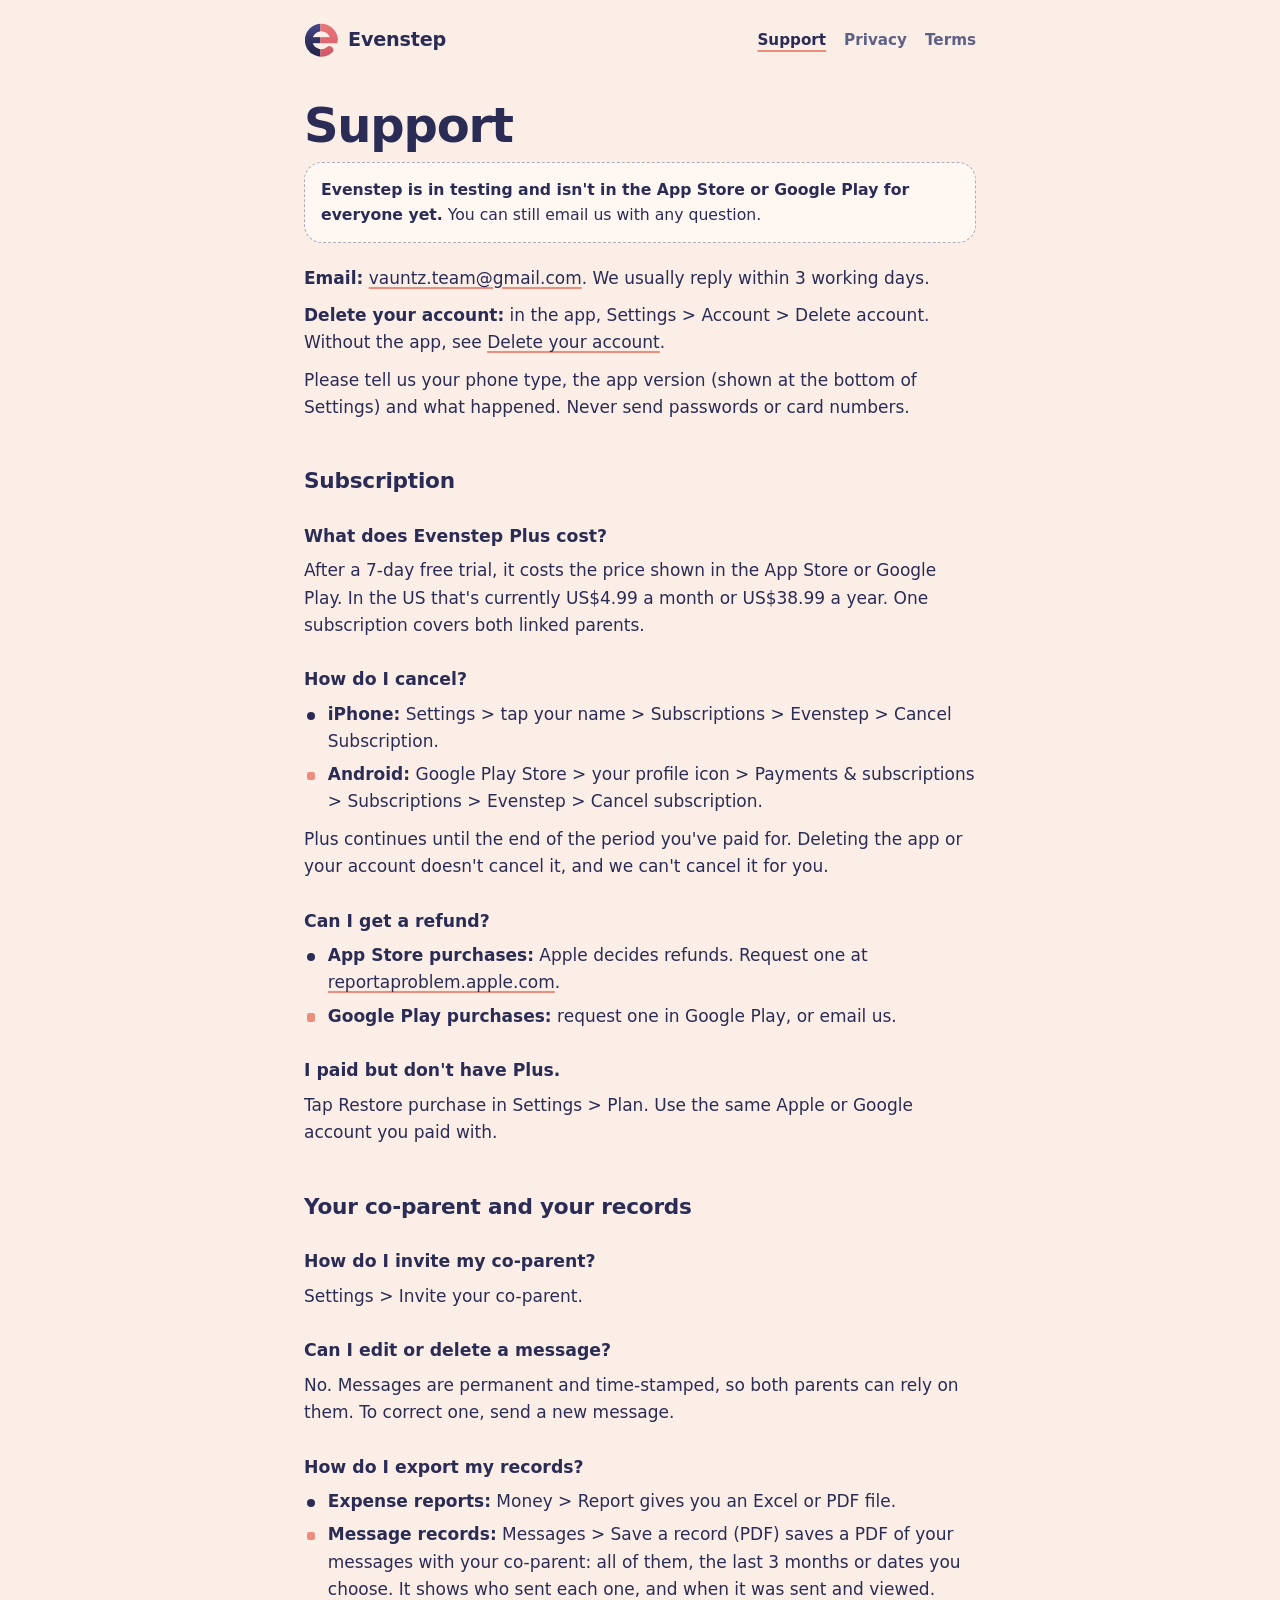
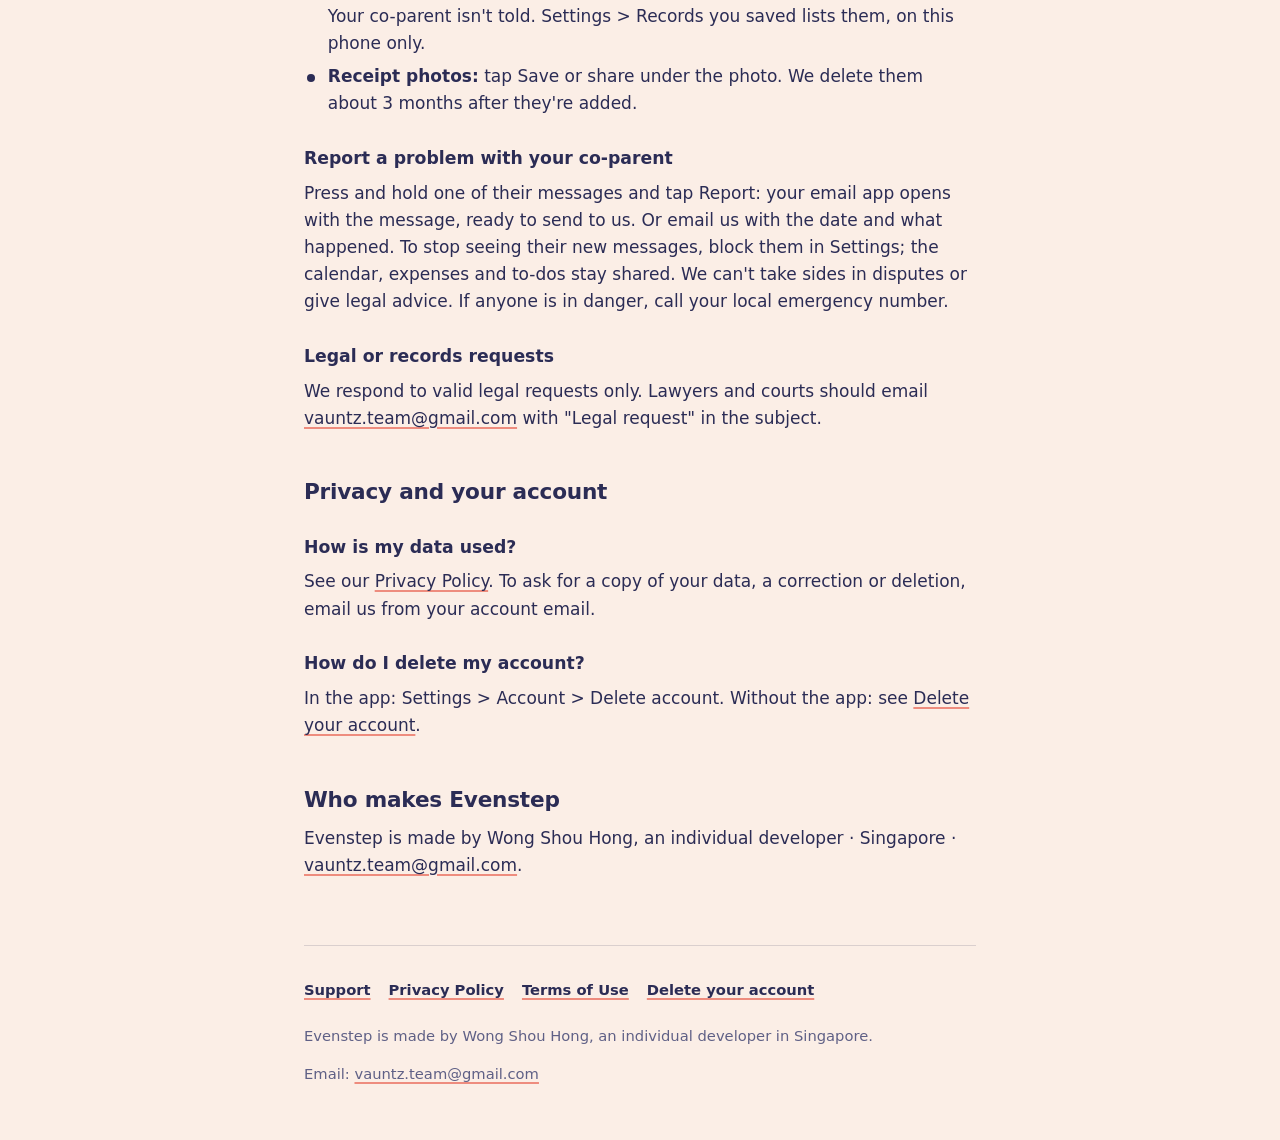
<file: support/index.html>
<!doctype html>
<html lang="en">
<head>
<meta charset="utf-8">
<meta name="viewport" content="width=device-width,initial-scale=1">
<title>Support – Evenstep</title>
<meta name="description" content="Get help with Evenstep: subscriptions, refunds, records and your account.">
<meta name="color-scheme" content="light">
<meta name="theme-color" content="#fbeee6">
<meta name="referrer" content="no-referrer">
<link rel="icon" href="/favicon.svg" type="image/svg+xml">
<link rel="apple-touch-icon" href="/apple-touch-icon.png">
<link rel="stylesheet" href="/assets/style.css">
</head>
<body>
<a class="skip" href="#main">Skip to content</a>
<div class="wrap">
<header class="top">
<a class="brand" href="/" aria-label="Evenstep home"><svg viewBox="170 170 684 684" aria-hidden="true"><defs><clipPath id="ec"><circle cx="512" cy="512" r="330"/></clipPath><clipPath id="eL"><rect x="-300" y="-300" width="793.75" height="1624"/></clipPath><clipPath id="eR"><rect x="493.75" y="-300" width="830.25" height="1624"/></clipPath><linearGradient id="gl" gradientUnits="userSpaceOnUse" x1="0" y1="182" x2="0" y2="842"><stop offset="0" stop-color="#45488c"/><stop offset=".55" stop-color="#2f315f"/><stop offset="1" stop-color="#242549"/></linearGradient><linearGradient id="gr" gradientUnits="userSpaceOnUse" x1="0" y1="182" x2="0" y2="842"><stop offset="0" stop-color="#e9787a"/><stop offset=".55" stop-color="#df6670"/><stop offset="1" stop-color="#cf5664"/></linearGradient></defs><g transform="translate(6.9 3.25)"><g clip-path="url(#eL)"><path d="M257 512A255 255 0 0 0 404.23 743.11A255 255 0 0 0 675.91 707.34" fill="none" stroke="url(#gl)" stroke-width="150" stroke-linecap="round"/><path d="M257 512A255 255 0 0 1 512 257A255 255 0 0 1 767 512" fill="none" stroke="url(#gl)" stroke-width="150"/><rect x="182" y="451" width="660" height="122" fill="url(#gl)" clip-path="url(#ec)"/></g><g clip-path="url(#eR)"><path d="M257 512A255 255 0 0 0 404.23 743.11A255 255 0 0 0 675.91 707.34" fill="none" stroke="url(#gr)" stroke-width="150" stroke-linecap="round"/><path d="M257 512A255 255 0 0 1 512 257A255 255 0 0 1 767 512" fill="none" stroke="url(#gr)" stroke-width="150"/><rect x="182" y="451" width="660" height="122" fill="url(#gr)" clip-path="url(#ec)"/></g></g></svg><span>Evenstep</span></a>
<nav aria-label="Site"><ul class="nav"><li><a href="/support/" aria-current=page>Support</a></li><li><a href="/privacy/">Privacy</a></li><li><a href="/terms/">Terms</a></li></ul></nav>
</header>
<main id="main">
<h1>Support</h1>
<div class="notice" role="note"><p><strong>Evenstep is in testing and isn't in the App Store or Google Play for everyone yet.</strong> You can still email us with any question.</p></div>
<div class="doc"><p><strong>Email:</strong> <a href="mailto:vauntz.team@gmail.com">vauntz.team@gmail.com</a>. We usually reply within 3 working days.</p>
<p><strong>Delete your account:</strong> in the app, Settings &gt; Account &gt; Delete account. Without the app, see <a href="/delete-account/">Delete your account</a>.</p>
<p>Please tell us your phone type, the app version (shown at the bottom of Settings) and what happened. Never send passwords or card numbers.</p>
<h2 id="subscription">Subscription</h2>
<h3 id="what-does-evenstep-plus-cost">What does Evenstep Plus cost?</h3>
<p>After a 7-day free trial, it costs the price shown in the App Store or Google Play. In the US that's currently US$4.99 a month or US$38.99 a year. One subscription covers both linked parents.</p>
<h3 id="how-do-i-cancel">How do I cancel?</h3>
<ul>
<li><strong>iPhone:</strong> Settings &gt; tap your name &gt; Subscriptions &gt; Evenstep &gt; Cancel Subscription.</li>
<li><strong>Android:</strong> Google Play Store &gt; your profile icon &gt; Payments &amp; subscriptions &gt; Subscriptions &gt; Evenstep &gt; Cancel subscription.</li>
</ul>
<p>Plus continues until the end of the period you've paid for. Deleting the app or your account doesn't cancel it, and we can't cancel it for you.</p>
<h3 id="can-i-get-a-refund">Can I get a refund?</h3>
<ul>
<li><strong>App Store purchases:</strong> Apple decides refunds. Request one at <a href="https://reportaproblem.apple.com">reportaproblem.apple.com</a>.</li>
<li><strong>Google Play purchases:</strong> request one in Google Play, or email us.</li>
</ul>
<h3 id="i-paid-but-dont-have-plus">I paid but don't have Plus.</h3>
<p>Tap Restore purchase in Settings &gt; Plan. Use the same Apple or Google account you paid with.</p>
<h2 id="your-co-parent-and-your-records">Your co-parent and your records</h2>
<h3 id="how-do-i-invite-my-co-parent">How do I invite my co-parent?</h3>
<p>Settings &gt; Invite your co-parent.</p>
<h3 id="can-i-edit-or-delete-a-message">Can I edit or delete a message?</h3>
<p>No. Messages are permanent and time-stamped, so both parents can rely on them. To correct one, send a new message.</p>
<h3 id="how-do-i-export-my-records">How do I export my records?</h3>
<ul>
<li><strong>Expense reports:</strong> Money &gt; Report gives you an Excel or PDF file.</li>
<li><strong>Message records:</strong> Messages &gt; Save a record (PDF) saves a PDF of your messages with your co-parent: all of them, the last 3 months or dates you choose. It shows who sent each one, and when it was sent and viewed. Your co-parent isn't told. Settings &gt; Records you saved lists them, on this phone only.</li>
<li><strong>Receipt photos:</strong> tap Save or share under the photo. We delete them about 3 months after they're added.</li>
</ul>
<h3 id="report-a-problem-with-your-co-parent">Report a problem with your co-parent</h3>
<p>Press and hold one of their messages and tap Report: your email app opens with the message, ready to send to us. Or email us with the date and what happened. To stop seeing their new messages, block them in Settings; the calendar, expenses and to-dos stay shared. We can't take sides in disputes or give legal advice. If anyone is in danger, call your local emergency number.</p>
<h3 id="legal-or-records-requests">Legal or records requests</h3>
<p>We respond to valid legal requests only. Lawyers and courts should email <a href="mailto:vauntz.team@gmail.com">vauntz.team@gmail.com</a> with "Legal request" in the subject.</p>
<h2 id="privacy-and-your-account">Privacy and your account</h2>
<h3 id="how-is-my-data-used">How is my data used?</h3>
<p>See our <a href="/privacy/">Privacy Policy</a>. To ask for a copy of your data, a correction or deletion, email us from your account email.</p>
<h3 id="how-do-i-delete-my-account">How do I delete my account?</h3>
<p>In the app: Settings &gt; Account &gt; Delete account. Without the app: see <a href="/delete-account/">Delete your account</a>.</p>
<h2 id="who-makes-evenstep">Who makes Evenstep</h2>
<p>Evenstep is made by Wong Shou Hong, an individual developer · Singapore · <a href="mailto:vauntz.team@gmail.com">vauntz.team@gmail.com</a>.</p></div>
</main>
<footer class="foot">
<nav aria-label="Help and policies"><ul><li><a href="/support/">Support</a></li><li><a href="/privacy/">Privacy Policy</a></li><li><a href="/terms/">Terms of Use</a></li><li><a href="/delete-account/">Delete your account</a></li></ul></nav>
<p>Evenstep is made by Wong Shou Hong, an individual developer in Singapore.</p>
<p>Email: <a href="mailto:vauntz.team@gmail.com">vauntz.team@gmail.com</a></p>
</footer>
</div>
</body>
</html>
</file>
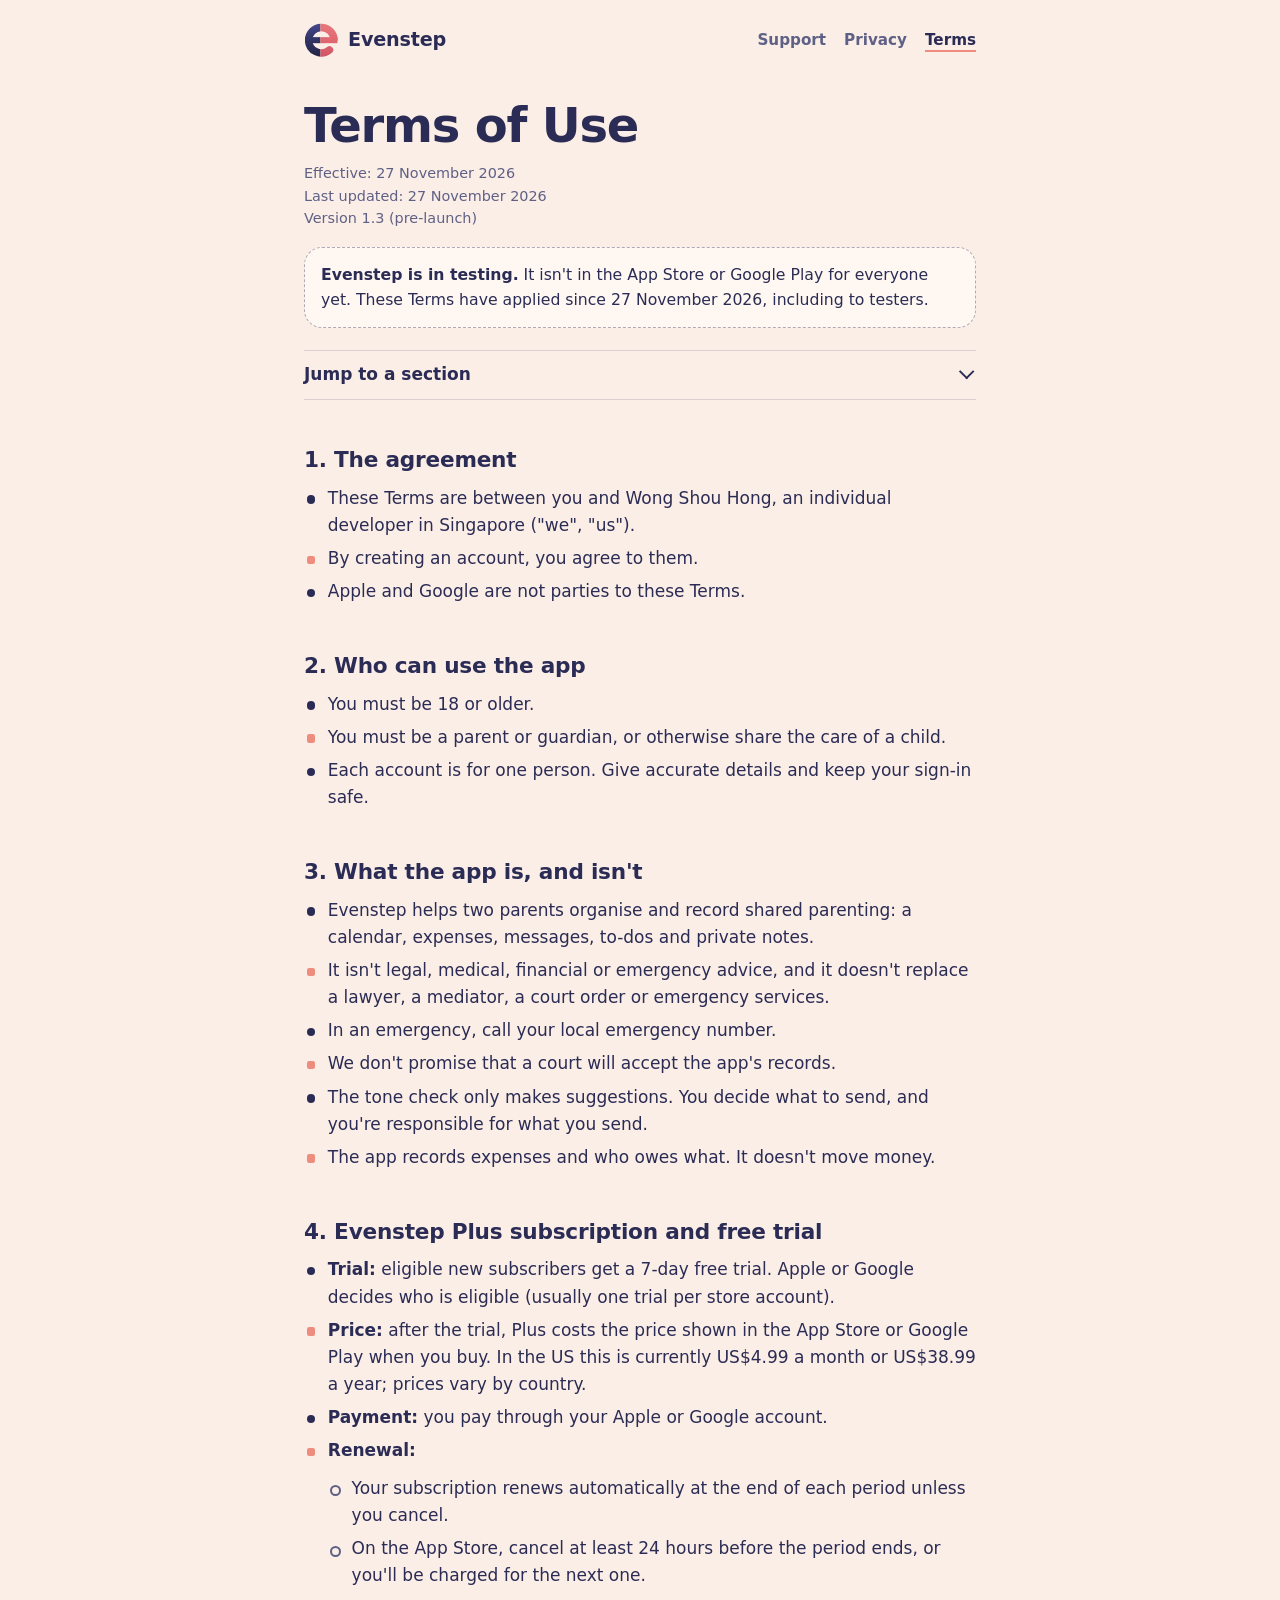
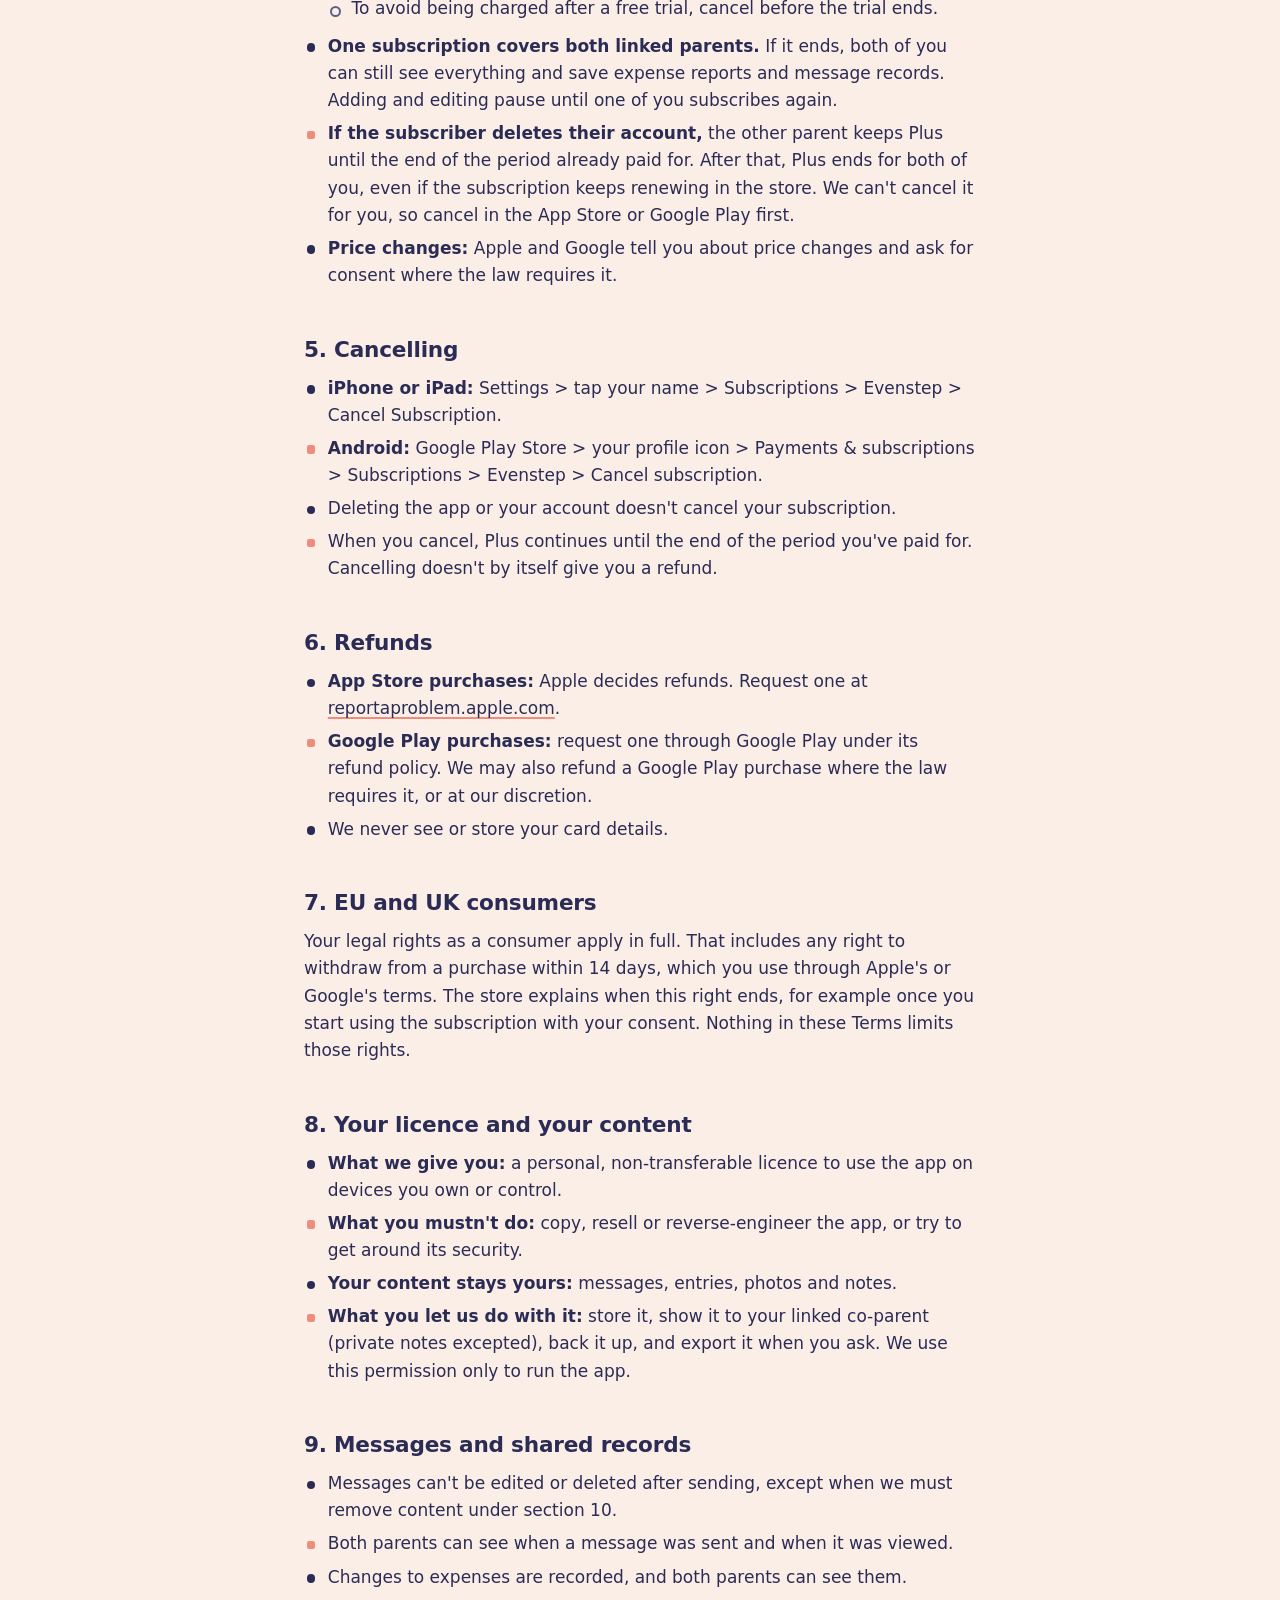
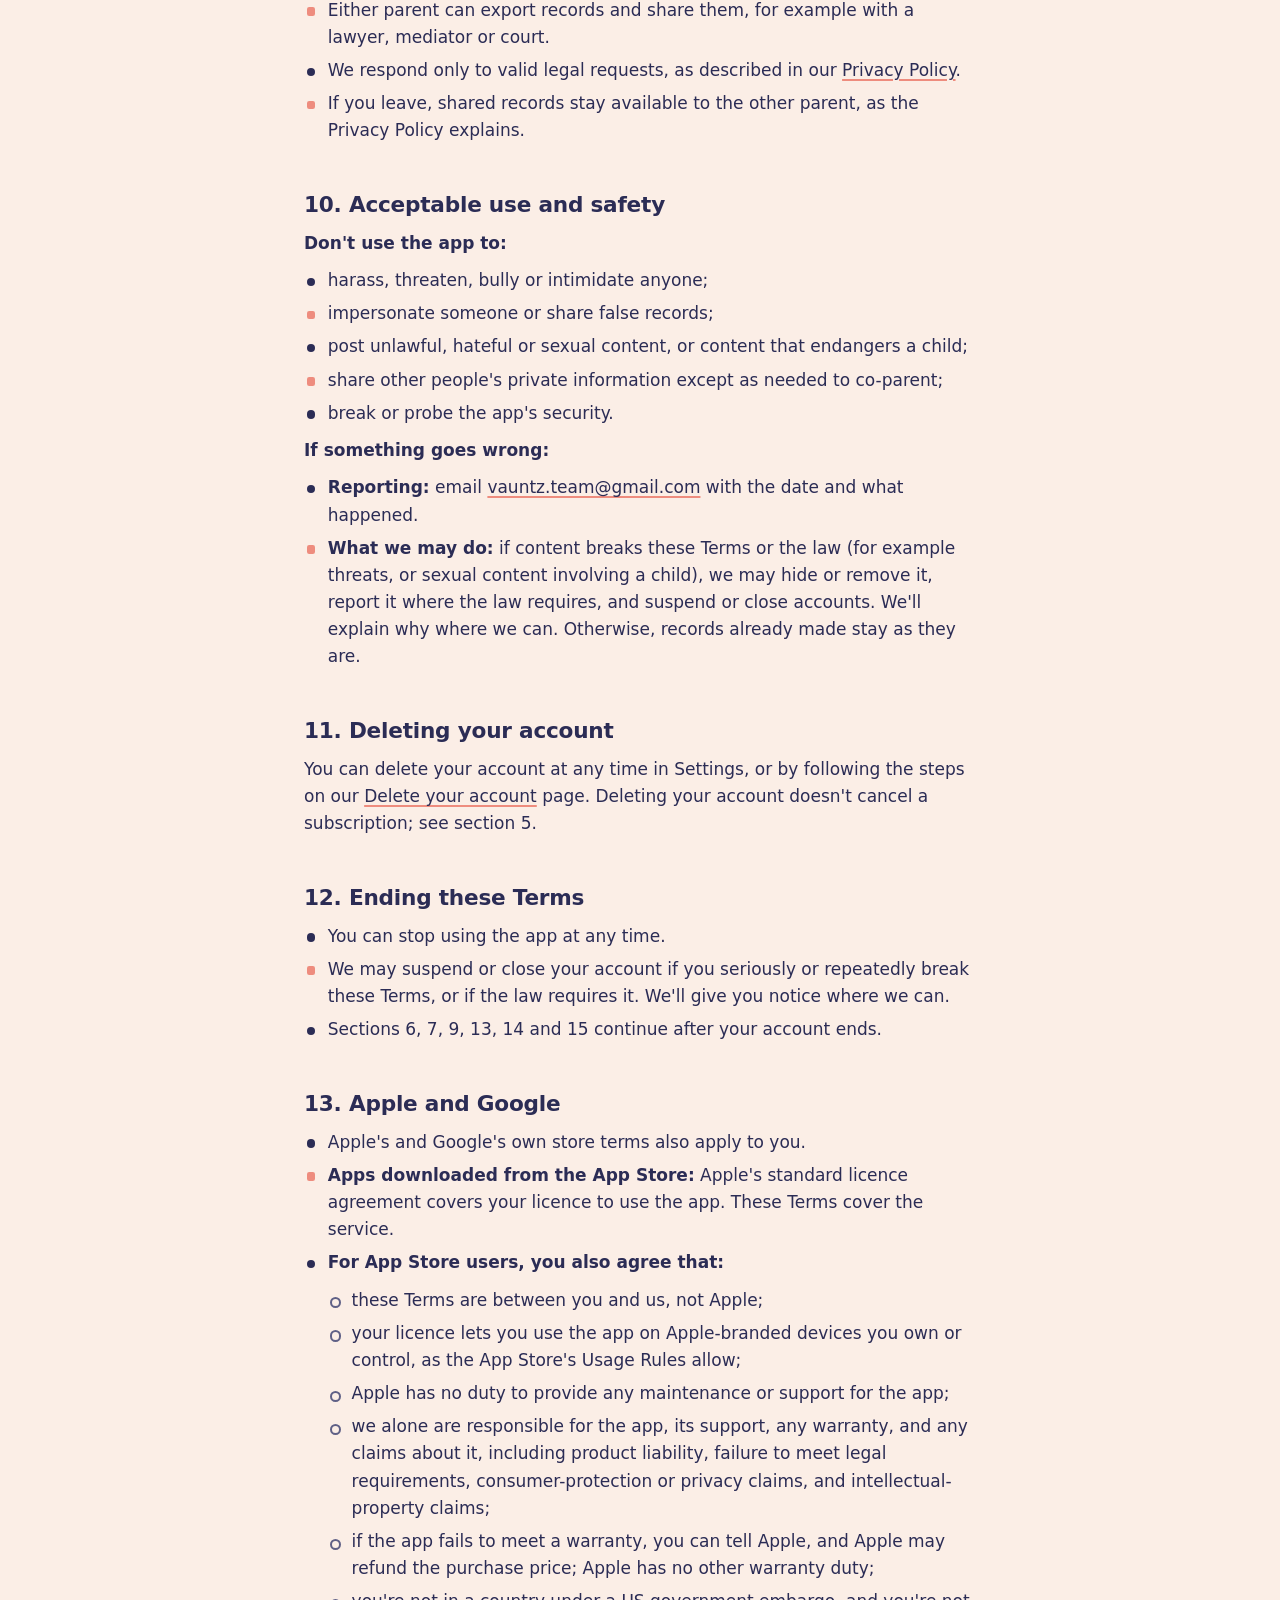
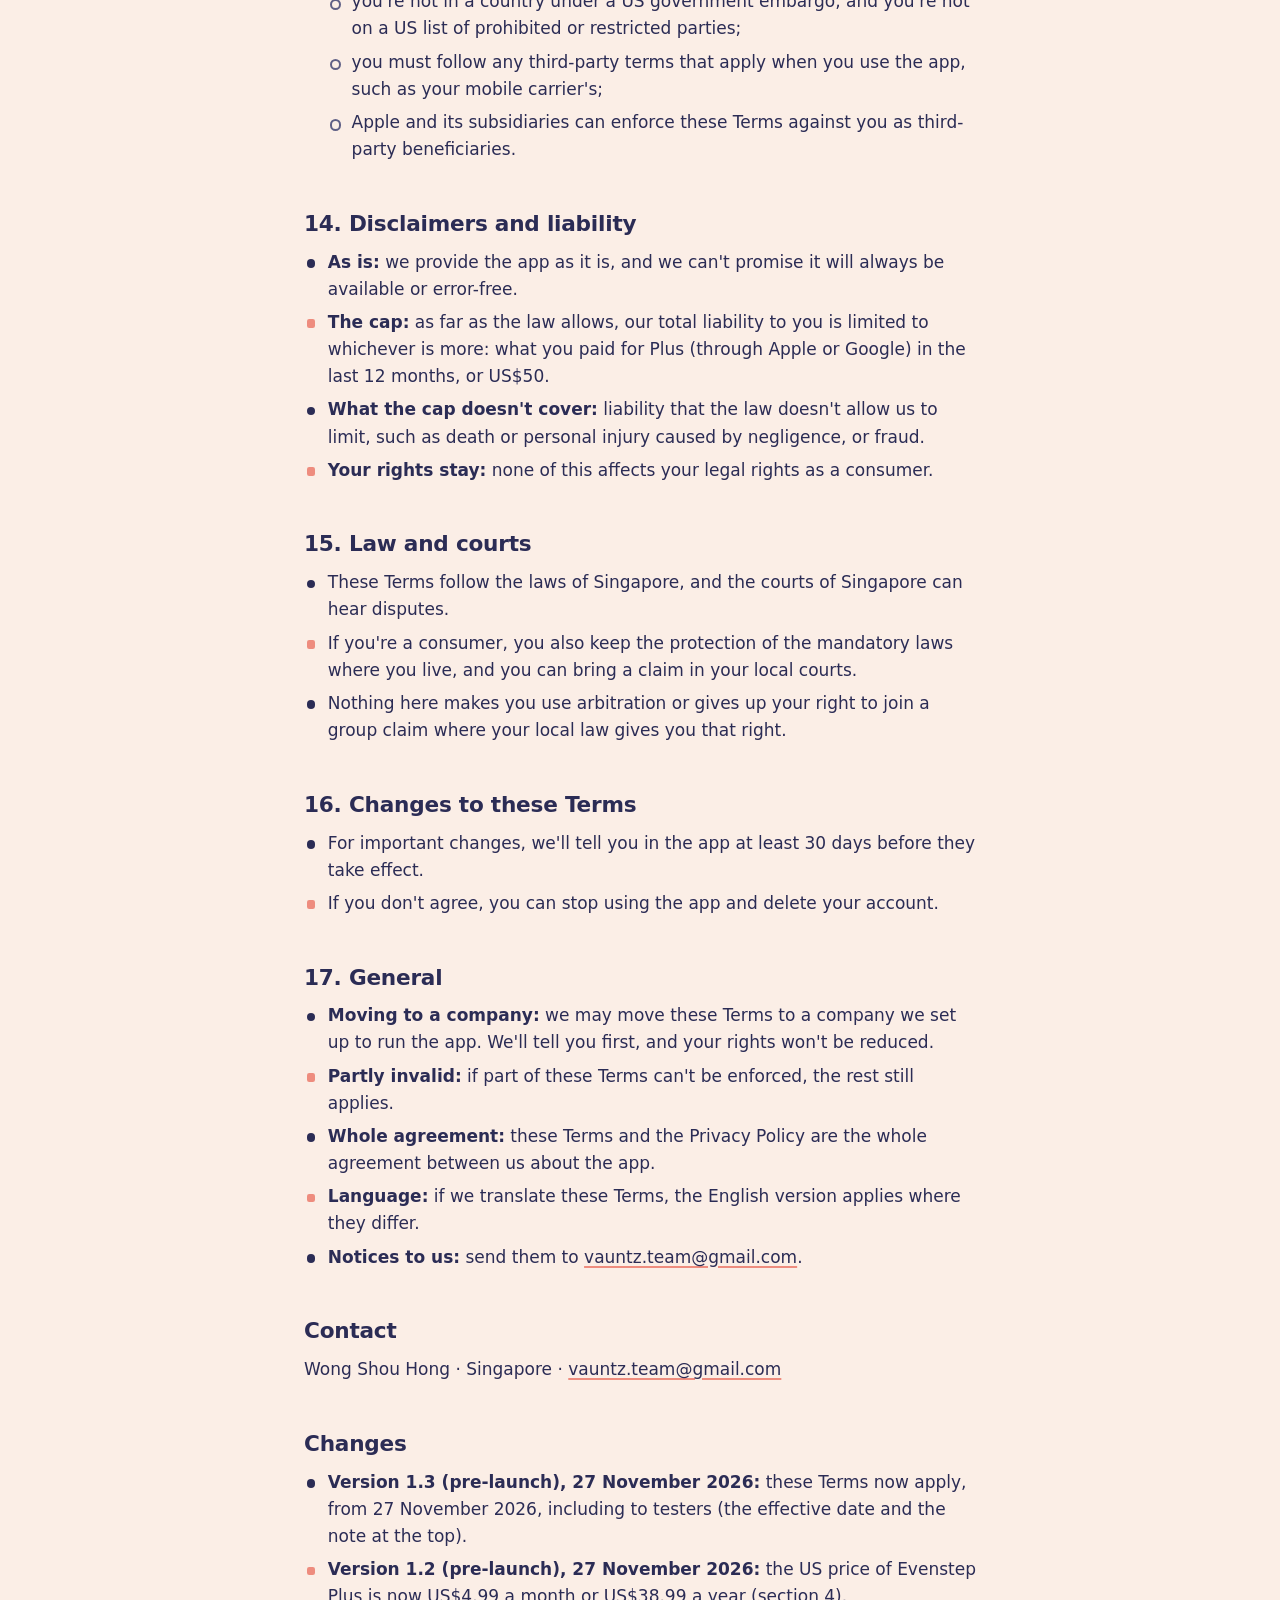
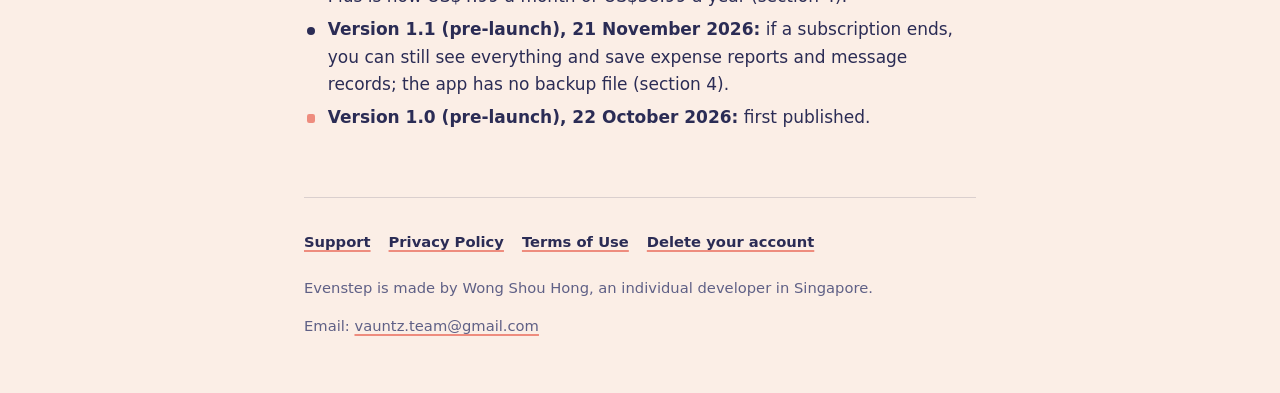
<file: terms/index.html>
<!doctype html>
<html lang="en">
<head>
<meta charset="utf-8">
<meta name="viewport" content="width=device-width,initial-scale=1">
<title>Terms of Use – Evenstep</title>
<meta name="description" content="The terms for using Evenstep and the Evenstep Plus subscription.">
<meta name="color-scheme" content="light">
<meta name="theme-color" content="#fbeee6">
<meta name="referrer" content="no-referrer">
<link rel="icon" href="/favicon.svg" type="image/svg+xml">
<link rel="apple-touch-icon" href="/apple-touch-icon.png">
<link rel="stylesheet" href="/assets/style.css">
</head>
<body>
<a class="skip" href="#main">Skip to content</a>
<div class="wrap">
<header class="top">
<a class="brand" href="/" aria-label="Evenstep home"><svg viewBox="170 170 684 684" aria-hidden="true"><defs><clipPath id="ec"><circle cx="512" cy="512" r="330"/></clipPath><clipPath id="eL"><rect x="-300" y="-300" width="793.75" height="1624"/></clipPath><clipPath id="eR"><rect x="493.75" y="-300" width="830.25" height="1624"/></clipPath><linearGradient id="gl" gradientUnits="userSpaceOnUse" x1="0" y1="182" x2="0" y2="842"><stop offset="0" stop-color="#45488c"/><stop offset=".55" stop-color="#2f315f"/><stop offset="1" stop-color="#242549"/></linearGradient><linearGradient id="gr" gradientUnits="userSpaceOnUse" x1="0" y1="182" x2="0" y2="842"><stop offset="0" stop-color="#e9787a"/><stop offset=".55" stop-color="#df6670"/><stop offset="1" stop-color="#cf5664"/></linearGradient></defs><g transform="translate(6.9 3.25)"><g clip-path="url(#eL)"><path d="M257 512A255 255 0 0 0 404.23 743.11A255 255 0 0 0 675.91 707.34" fill="none" stroke="url(#gl)" stroke-width="150" stroke-linecap="round"/><path d="M257 512A255 255 0 0 1 512 257A255 255 0 0 1 767 512" fill="none" stroke="url(#gl)" stroke-width="150"/><rect x="182" y="451" width="660" height="122" fill="url(#gl)" clip-path="url(#ec)"/></g><g clip-path="url(#eR)"><path d="M257 512A255 255 0 0 0 404.23 743.11A255 255 0 0 0 675.91 707.34" fill="none" stroke="url(#gr)" stroke-width="150" stroke-linecap="round"/><path d="M257 512A255 255 0 0 1 512 257A255 255 0 0 1 767 512" fill="none" stroke="url(#gr)" stroke-width="150"/><rect x="182" y="451" width="660" height="122" fill="url(#gr)" clip-path="url(#ec)"/></g></g></svg><span>Evenstep</span></a>
<nav aria-label="Site"><ul class="nav"><li><a href="/support/">Support</a></li><li><a href="/privacy/">Privacy</a></li><li><a href="/terms/" aria-current=page>Terms</a></li></ul></nav>
</header>
<main id="main">
<h1>Terms of Use</h1>
<p class="meta">Effective: 27 November 2026<br>Last updated: 27 November 2026<br>Version 1.3 (pre-launch)</p>
<div class="notice" role="note"><p><strong>Evenstep is in testing.</strong> It isn't in the App Store or Google Play for everyone yet. These Terms have applied since 27 November 2026, including to testers.</p></div>
<details class="toc"><summary>Jump to a section</summary><ul><li><a href="#1-the-agreement">1. The agreement</a></li><li><a href="#2-who-can-use-the-app">2. Who can use the app</a></li><li><a href="#3-what-the-app-is-and-isnt">3. What the app is, and isn&#x27;t</a></li><li><a href="#4-evenstep-plus-subscription-and-free-trial">4. Evenstep Plus subscription and free trial</a></li><li><a href="#5-cancelling">5. Cancelling</a></li><li><a href="#6-refunds">6. Refunds</a></li><li><a href="#7-eu-and-uk-consumers">7. EU and UK consumers</a></li><li><a href="#8-your-licence-and-your-content">8. Your licence and your content</a></li><li><a href="#9-messages-and-shared-records">9. Messages and shared records</a></li><li><a href="#10-acceptable-use-and-safety">10. Acceptable use and safety</a></li><li><a href="#11-deleting-your-account">11. Deleting your account</a></li><li><a href="#12-ending-these-terms">12. Ending these Terms</a></li><li><a href="#13-apple-and-google">13. Apple and Google</a></li><li><a href="#14-disclaimers-and-liability">14. Disclaimers and liability</a></li><li><a href="#15-law-and-courts">15. Law and courts</a></li><li><a href="#16-changes-to-these-terms">16. Changes to these Terms</a></li><li><a href="#17-general">17. General</a></li><li><a href="#contact">Contact</a></li><li><a href="#changes">Changes</a></li></ul></details>
<div class="doc"><h2 id="1-the-agreement">1. The agreement</h2>
<ul>
<li>These Terms are between you and Wong Shou Hong, an individual developer in Singapore ("we", "us").</li>
<li>By creating an account, you agree to them.</li>
<li>Apple and Google are not parties to these Terms.</li>
</ul>
<h2 id="2-who-can-use-the-app">2. Who can use the app</h2>
<ul>
<li>You must be 18 or older.</li>
<li>You must be a parent or guardian, or otherwise share the care of a child.</li>
<li>Each account is for one person. Give accurate details and keep your sign-in safe.</li>
</ul>
<h2 id="3-what-the-app-is-and-isnt">3. What the app is, and isn't</h2>
<ul>
<li>Evenstep helps two parents organise and record shared parenting: a calendar, expenses, messages, to-dos and private notes.</li>
<li>It isn't legal, medical, financial or emergency advice, and it doesn't replace a lawyer, a mediator, a court order or emergency services.</li>
<li>In an emergency, call your local emergency number.</li>
<li>We don't promise that a court will accept the app's records.</li>
<li>The tone check only makes suggestions. You decide what to send, and you're responsible for what you send.</li>
<li>The app records expenses and who owes what. It doesn't move money.</li>
</ul>
<h2 id="4-evenstep-plus-subscription-and-free-trial">4. Evenstep Plus subscription and free trial</h2>
<ul>
<li><strong>Trial:</strong> eligible new subscribers get a 7-day free trial. Apple or Google decides who is eligible (usually one trial per store account).</li>
<li><strong>Price:</strong> after the trial, Plus costs the price shown in the App Store or Google Play when you buy. In the US this is currently US$4.99 a month or US$38.99 a year; prices vary by country.</li>
<li><strong>Payment:</strong> you pay through your Apple or Google account.</li>
<li><strong>Renewal:</strong><ul>
<li>Your subscription renews automatically at the end of each period unless you cancel.</li>
<li>On the App Store, cancel at least 24 hours before the period ends, or you'll be charged for the next one.</li>
<li>To avoid being charged after a free trial, cancel before the trial ends.</li>
</ul>
</li>
<li><strong>One subscription covers both linked parents.</strong> If it ends, both of you can still see everything and save expense reports and message records. Adding and editing pause until one of you subscribes again.</li>
<li><strong>If the subscriber deletes their account,</strong> the other parent keeps Plus until the end of the period already paid for. After that, Plus ends for both of you, even if the subscription keeps renewing in the store. We can't cancel it for you, so cancel in the App Store or Google Play first.</li>
<li><strong>Price changes:</strong> Apple and Google tell you about price changes and ask for consent where the law requires it.</li>
</ul>
<h2 id="5-cancelling">5. Cancelling</h2>
<ul>
<li><strong>iPhone or iPad:</strong> Settings &gt; tap your name &gt; Subscriptions &gt; Evenstep &gt; Cancel Subscription.</li>
<li><strong>Android:</strong> Google Play Store &gt; your profile icon &gt; Payments &amp; subscriptions &gt; Subscriptions &gt; Evenstep &gt; Cancel subscription.</li>
<li>Deleting the app or your account doesn't cancel your subscription.</li>
<li>When you cancel, Plus continues until the end of the period you've paid for. Cancelling doesn't by itself give you a refund.</li>
</ul>
<h2 id="6-refunds">6. Refunds</h2>
<ul>
<li><strong>App Store purchases:</strong> Apple decides refunds. Request one at <a href="https://reportaproblem.apple.com">reportaproblem.apple.com</a>.</li>
<li><strong>Google Play purchases:</strong> request one through Google Play under its refund policy. We may also refund a Google Play purchase where the law requires it, or at our discretion.</li>
<li>We never see or store your card details.</li>
</ul>
<h2 id="7-eu-and-uk-consumers">7. EU and UK consumers</h2>
<p>Your legal rights as a consumer apply in full. That includes any right to withdraw from a purchase within 14 days, which you use through Apple's or Google's terms. The store explains when this right ends, for example once you start using the subscription with your consent. Nothing in these Terms limits those rights.</p>
<h2 id="8-your-licence-and-your-content">8. Your licence and your content</h2>
<ul>
<li><strong>What we give you:</strong> a personal, non-transferable licence to use the app on devices you own or control.</li>
<li><strong>What you mustn't do:</strong> copy, resell or reverse-engineer the app, or try to get around its security.</li>
<li><strong>Your content stays yours:</strong> messages, entries, photos and notes.</li>
<li><strong>What you let us do with it:</strong> store it, show it to your linked co-parent (private notes excepted), back it up, and export it when you ask. We use this permission only to run the app.</li>
</ul>
<h2 id="9-messages-and-shared-records">9. Messages and shared records</h2>
<ul>
<li>Messages can't be edited or deleted after sending, except when we must remove content under section 10.</li>
<li>Both parents can see when a message was sent and when it was viewed.</li>
<li>Changes to expenses are recorded, and both parents can see them.</li>
<li>Either parent can export records and share them, for example with a lawyer, mediator or court.</li>
<li>We respond only to valid legal requests, as described in our <a href="/privacy/">Privacy Policy</a>.</li>
<li>If you leave, shared records stay available to the other parent, as the Privacy Policy explains.</li>
</ul>
<h2 id="10-acceptable-use-and-safety">10. Acceptable use and safety</h2>
<p><strong>Don't use the app to:</strong></p>
<ul>
<li>harass, threaten, bully or intimidate anyone;</li>
<li>impersonate someone or share false records;</li>
<li>post unlawful, hateful or sexual content, or content that endangers a child;</li>
<li>share other people's private information except as needed to co-parent;</li>
<li>break or probe the app's security.</li>
</ul>
<p><strong>If something goes wrong:</strong></p>
<ul>
<li><strong>Reporting:</strong> email <a href="mailto:vauntz.team@gmail.com">vauntz.team@gmail.com</a> with the date and what happened.</li>
<li><strong>What we may do:</strong> if content breaks these Terms or the law (for example threats, or sexual content involving a child), we may hide or remove it, report it where the law requires, and suspend or close accounts. We'll explain why where we can. Otherwise, records already made stay as they are.</li>
</ul>
<h2 id="11-deleting-your-account">11. Deleting your account</h2>
<p>You can delete your account at any time in Settings, or by following the steps on our <a href="/delete-account/">Delete your account</a> page. Deleting your account doesn't cancel a subscription; see section 5.</p>
<h2 id="12-ending-these-terms">12. Ending these Terms</h2>
<ul>
<li>You can stop using the app at any time.</li>
<li>We may suspend or close your account if you seriously or repeatedly break these Terms, or if the law requires it. We'll give you notice where we can.</li>
<li>Sections 6, 7, 9, 13, 14 and 15 continue after your account ends.</li>
</ul>
<h2 id="13-apple-and-google">13. Apple and Google</h2>
<ul>
<li>Apple's and Google's own store terms also apply to you.</li>
<li><strong>Apps downloaded from the App Store:</strong> Apple's standard licence agreement covers your licence to use the app. These Terms cover the service.</li>
<li><strong>For App Store users, you also agree that:</strong><ul>
<li>these Terms are between you and us, not Apple;</li>
<li>your licence lets you use the app on Apple-branded devices you own or control, as the App Store's Usage Rules allow;</li>
<li>Apple has no duty to provide any maintenance or support for the app;</li>
<li>we alone are responsible for the app, its support, any warranty, and any claims about it, including product liability, failure to meet legal requirements, consumer-protection or privacy claims, and intellectual-property claims;</li>
<li>if the app fails to meet a warranty, you can tell Apple, and Apple may refund the purchase price; Apple has no other warranty duty;</li>
<li>you're not in a country under a US government embargo, and you're not on a US list of prohibited or restricted parties;</li>
<li>you must follow any third-party terms that apply when you use the app, such as your mobile carrier's;</li>
<li>Apple and its subsidiaries can enforce these Terms against you as third-party beneficiaries.</li>
</ul>
</li>
</ul>
<h2 id="14-disclaimers-and-liability">14. Disclaimers and liability</h2>
<ul>
<li><strong>As is:</strong> we provide the app as it is, and we can't promise it will always be available or error-free.</li>
<li><strong>The cap:</strong> as far as the law allows, our total liability to you is limited to whichever is more: what you paid for Plus (through Apple or Google) in the last 12 months, or US$50.</li>
<li><strong>What the cap doesn't cover:</strong> liability that the law doesn't allow us to limit, such as death or personal injury caused by negligence, or fraud.</li>
<li><strong>Your rights stay:</strong> none of this affects your legal rights as a consumer.</li>
</ul>
<h2 id="15-law-and-courts">15. Law and courts</h2>
<ul>
<li>These Terms follow the laws of Singapore, and the courts of Singapore can hear disputes.</li>
<li>If you're a consumer, you also keep the protection of the mandatory laws where you live, and you can bring a claim in your local courts.</li>
<li>Nothing here makes you use arbitration or gives up your right to join a group claim where your local law gives you that right.</li>
</ul>
<h2 id="16-changes-to-these-terms">16. Changes to these Terms</h2>
<ul>
<li>For important changes, we'll tell you in the app at least 30 days before they take effect.</li>
<li>If you don't agree, you can stop using the app and delete your account.</li>
</ul>
<h2 id="17-general">17. General</h2>
<ul>
<li><strong>Moving to a company:</strong> we may move these Terms to a company we set up to run the app. We'll tell you first, and your rights won't be reduced.</li>
<li><strong>Partly invalid:</strong> if part of these Terms can't be enforced, the rest still applies.</li>
<li><strong>Whole agreement:</strong> these Terms and the Privacy Policy are the whole agreement between us about the app.</li>
<li><strong>Language:</strong> if we translate these Terms, the English version applies where they differ.</li>
<li><strong>Notices to us:</strong> send them to <a href="mailto:vauntz.team@gmail.com">vauntz.team@gmail.com</a>.</li>
</ul>
<h2 id="contact">Contact</h2>
<p>Wong Shou Hong · Singapore · <a href="mailto:vauntz.team@gmail.com">vauntz.team@gmail.com</a></p>
<h2 id="changes">Changes</h2>
<ul>
<li><strong>Version 1.3 (pre-launch), 27 November 2026:</strong> these Terms now apply, from 27 November 2026, including to testers (the effective date and the note at the top).</li>
<li><strong>Version 1.2 (pre-launch), 27 November 2026:</strong> the US price of Evenstep Plus is now US$4.99 a month or US$38.99 a year (section 4).</li>
<li><strong>Version 1.1 (pre-launch), 21 November 2026:</strong> if a subscription ends, you can still see everything and save expense reports and message records; the app has no backup file (section 4).</li>
<li><strong>Version 1.0 (pre-launch), 22 October 2026:</strong> first published.</li>
</ul></div>
</main>
<footer class="foot">
<nav aria-label="Help and policies"><ul><li><a href="/support/">Support</a></li><li><a href="/privacy/">Privacy Policy</a></li><li><a href="/terms/">Terms of Use</a></li><li><a href="/delete-account/">Delete your account</a></li></ul></nav>
<p>Evenstep is made by Wong Shou Hong, an individual developer in Singapore.</p>
<p>Email: <a href="mailto:vauntz.team@gmail.com">vauntz.team@gmail.com</a></p>
</footer>
</div>
</body>
</html>
</file>
<file: assets/style.css>
/* Evenstep website. Colours match the app's light mode (the site is light only: founder, 7 Nov 2026). No web fonts: the phone's own rounded system font. */
:root{
  color-scheme:light;
  --bg:#fbeee6;--card:#fff8f2;--ink:#2b2c55;--mut:#5f6086;
  --line:rgba(43,44,85,.16);--line2:rgba(43,44,85,.38);
  --coral:#ee8c7e;--navy:#2b2c55;
  --sky1:#cdc7e2;--sky2:#f7d3cb;--tree:#23244a;--wall:#fbe3c8;--win:#cdc7e2;
  --f:"Nunito",ui-rounded,"SF Pro Rounded","SF Pro Text",-apple-system,system-ui,"Segoe UI",Roboto,"Helvetica Neue",Arial,sans-serif;
}
*{box-sizing:border-box}
html{-webkit-text-size-adjust:100%;text-size-adjust:100%}
body{margin:0;background:var(--bg);color:var(--ink);font:500 17px/1.6 var(--f);overflow-wrap:anywhere}
.wrap{max-width:44rem;margin:0 auto;padding:0 16px}
a{color:inherit;text-decoration-line:underline;text-decoration-color:var(--coral);text-decoration-thickness:.14em;text-underline-offset:.2em}
a:hover{text-decoration-color:currentColor}
a:focus-visible,summary:focus-visible{outline:3px solid var(--ink);outline-offset:3px;border-radius:6px}
.skip{position:absolute;left:-999px;top:8px;background:var(--ink);color:var(--bg);padding:10px 14px;border-radius:10px;z-index:9;text-decoration:none}
.skip:focus{left:16px}

/* header */
.top{display:flex;flex-wrap:wrap;align-items:center;justify-content:space-between;gap:4px 18px;padding:18px 0 10px}
.brand{display:inline-flex;align-items:center;gap:10px;font-weight:800;font-size:1.2rem;letter-spacing:-.01em;text-decoration:none;min-height:44px}
.brand svg{width:34px;height:34px;flex:none}
.nav{display:flex;flex-wrap:wrap;gap:0 18px;margin:0;padding:0;list-style:none}
.nav a{display:inline-flex;align-items:center;min-height:44px;font-weight:700;font-size:.95rem;text-decoration:none;color:var(--mut)}
.nav a:hover,.nav a[aria-current=page]{color:var(--ink)}
.nav a[aria-current=page]{text-decoration:underline;text-decoration-color:var(--coral);text-decoration-thickness:.14em;text-underline-offset:.35em}

/* page heading */
main{padding-bottom:56px}
h1{font-weight:800;font-size:clamp(2.1rem,8vw,3rem);line-height:1.05;letter-spacing:-.025em;margin:28px 0 12px;overflow-wrap:break-word}
.meta{color:var(--mut);font-size:.9rem;line-height:1.55;margin:0 0 18px}
.notice{background:var(--card);border:1.5px dashed var(--line2);border-radius:18px;padding:14px 16px;margin:0 0 22px;font-size:.98rem}
.notice p{margin:0}
.toc{border-top:1px solid var(--line);border-bottom:1px solid var(--line);margin:0 0 8px}
.toc summary{cursor:pointer;font-weight:800;min-height:48px;display:flex;align-items:center;justify-content:space-between;gap:12px;list-style:none}
.toc summary::-webkit-details-marker{display:none}
.toc summary::after{content:"";flex:none;width:.55em;height:.55em;margin-right:4px;border-right:2.5px solid currentColor;border-bottom:2.5px solid currentColor;transform:translateY(-25%) rotate(45deg);transition:transform .2s ease}
.toc[open] summary::after{transform:translateY(25%) rotate(-135deg)}
.toc ul{list-style:none;padding:0 0 14px;margin:0;columns:2 15rem;column-gap:24px}
.toc li{margin:0;padding:4px 0;break-inside:avoid;font-size:.95rem}
.toc li::before{display:none}

/* content */
.doc h2{font-weight:800;font-size:1.35rem;line-height:1.25;letter-spacing:-.01em;margin:2.2em 0 .5em;scroll-margin-top:16px}
.doc h3{font-weight:800;font-size:1.08rem;line-height:1.3;margin:1.7em 0 .3em;scroll-margin-top:16px}
.doc p{margin:.6em 0}
.doc strong{font-weight:800}
.doc ul{list-style:none;padding:0;margin:.6em 0}
.doc ul>li{position:relative;padding-left:1.4em;margin:.35em 0}
.doc ul>li::before{content:"";position:absolute;left:.15em;top:.62em;width:.5em;height:.5em;border-radius:50%;background:var(--navy)}
.doc ul>li:nth-child(even)::before{border-radius:.13em;background:var(--coral)}
.doc ul ul>li::before,.doc ul ul>li:nth-child(even)::before{background:transparent;border:2px solid var(--mut);border-radius:50%;width:.42em;height:.42em}
.doc ol{padding-left:1.6em;margin:.6em 0}
.doc ol>li{margin:.5em 0;padding-left:.2em}
.doc ol>li::marker{font-weight:800;color:var(--ink)}

/* tables: real tables on wide screens, stacked rows on phones */
.tbl{margin:1em 0 1.3em}
.doc table{width:100%;border-collapse:collapse;font-size:.94rem;line-height:1.45}
.doc th,.doc td{text-align:left;vertical-align:top;padding:9px 10px 9px 0;border-top:1px solid var(--line)}
.doc thead th{font-weight:800;color:var(--mut);border-top:0;padding-top:0}
.doc tbody th{font-weight:800}
@media (max-width:40rem){
  .doc thead{position:absolute;width:1px;height:1px;overflow:hidden;clip:rect(0 0 0 0);white-space:nowrap}
  .doc table,.doc tbody,.doc tr,.doc th,.doc td{display:block;width:100%}
  .doc tbody tr{background:var(--card);border:1px solid var(--line);border-radius:16px;padding:12px 14px;margin:0 0 10px}
  .doc tbody th,.doc tbody td{border:0;padding:2px 0}
  .doc tbody th{font-size:1rem;margin-bottom:4px}
  .doc tbody td::before{content:attr(data-label) ": ";font-weight:800;color:var(--mut)}
}

/* home */
.hero h1{font-size:clamp(2.3rem,10vw,3.6rem);margin-top:22px}
.lede{font-size:1.15rem;line-height:1.55;margin:0 0 10px;max-width:36rem}
.soon{display:inline-block;font-weight:800;font-size:.95rem;line-height:1.4;border:1.5px dashed var(--line2);border-radius:14px;padding:7px 14px;margin:6px 0 22px}
.scene{display:block;width:100%;height:auto;border-radius:28px;background:linear-gradient(180deg,var(--sky1),var(--sky2))}
.m1{fill:var(--coral)}.m2{fill:var(--navy)}.tr{fill:var(--tree)}.wl{fill:var(--wall)}.wn{fill:var(--win)}.rf{stroke:var(--tree);stroke-width:2;stroke-linejoin:round}.rn{fill:var(--navy)}.rc{fill:var(--coral)}.pth{fill:none;stroke:var(--wall);stroke-width:3;stroke-linecap:round;stroke-dasharray:1 9}

/* footer */
.foot{border-top:1px solid var(--line);padding:22px 0 40px;color:var(--mut);font-size:.92rem}
.foot ul{list-style:none;padding:0;margin:0 0 12px;display:flex;flex-wrap:wrap;gap:0 18px}
.foot li a{display:inline-flex;align-items:center;min-height:44px;font-weight:700;color:var(--ink)}
.foot p{margin:.3em 0}
@media (prefers-reduced-motion:reduce){*{scroll-behavior:auto!important}}
@media print{.top .nav,.toc,.foot ul,.skip{display:none}body{background:#fff;color:#000}.notice{border-color:#999}}

/* review fixes, 22 Oct 2026 */
.doc th,.doc td{overflow-wrap:break-word}
.foot p a{display:inline-flex;align-items:center;min-height:44px}
.toc li{padding:0}
.toc li a{display:block;padding:10px 0}
h1,.doc h2,.doc h3{text-wrap:balance}
</file>
